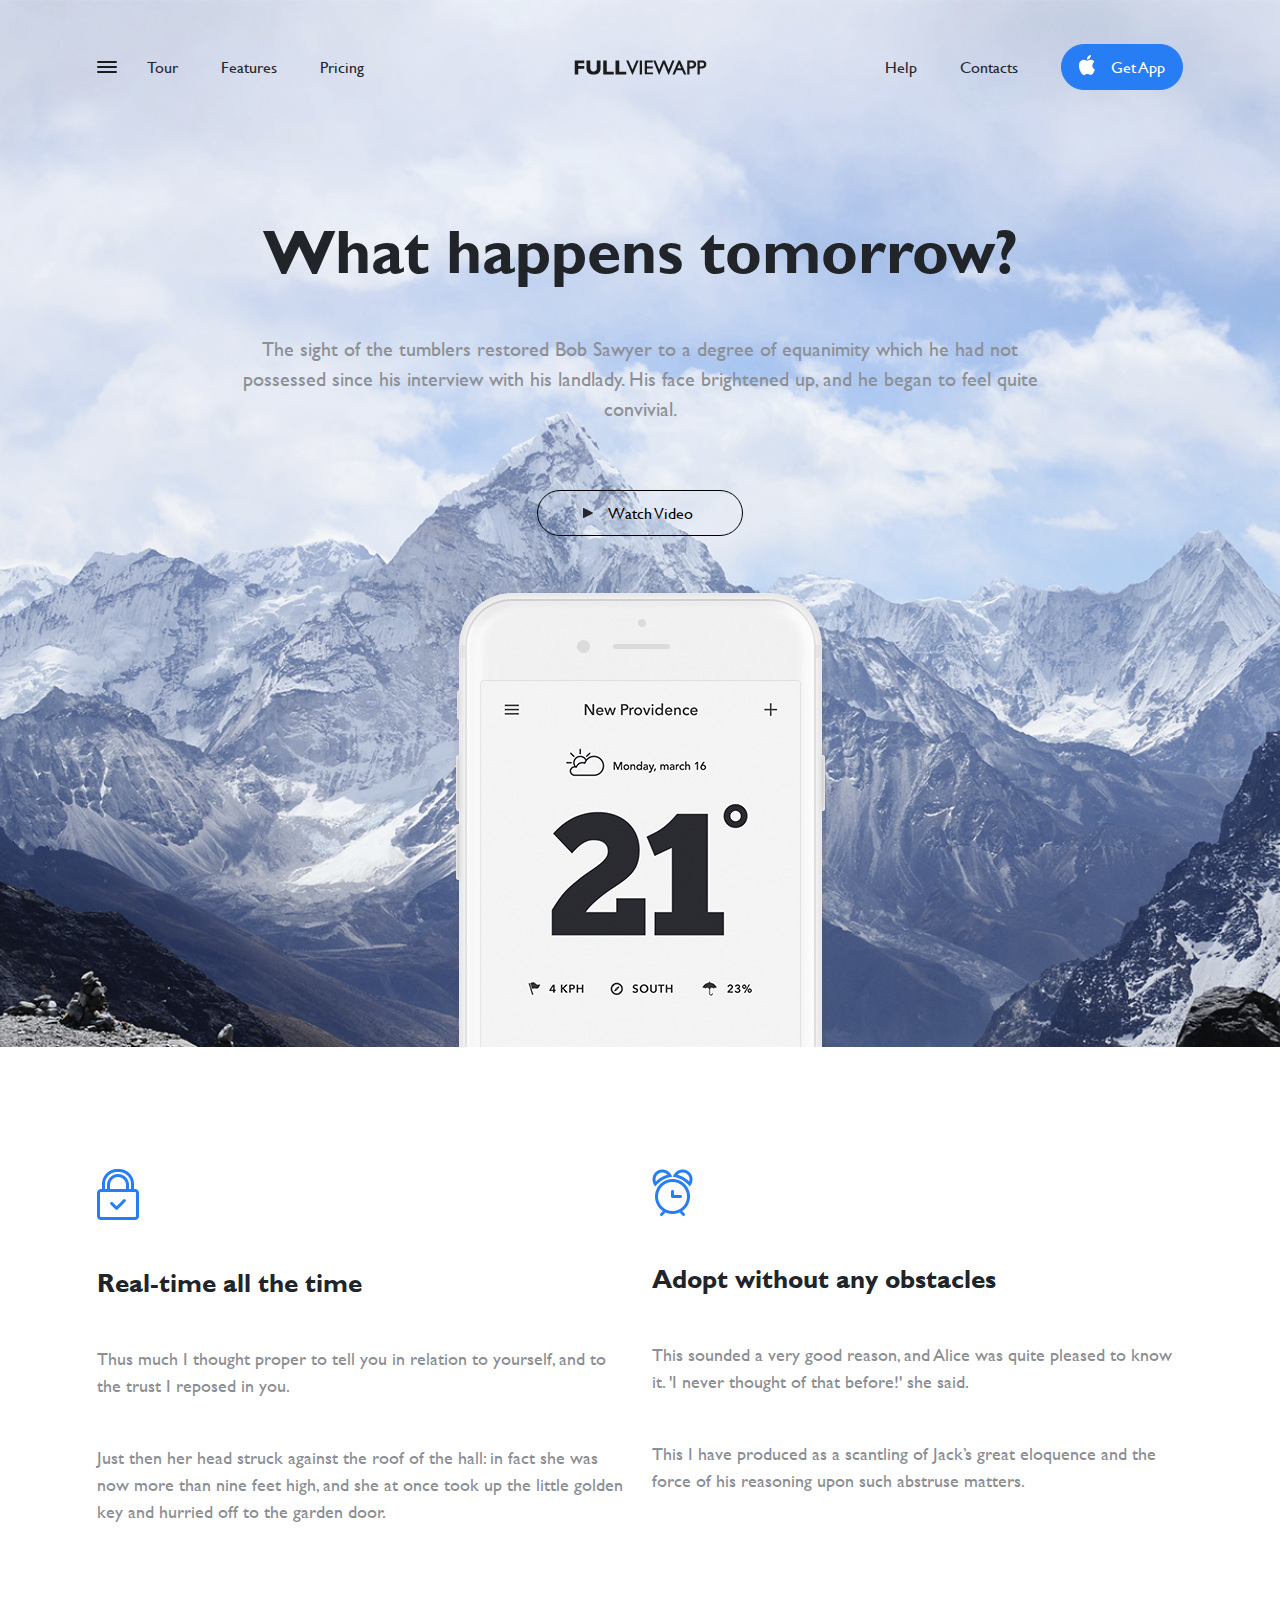
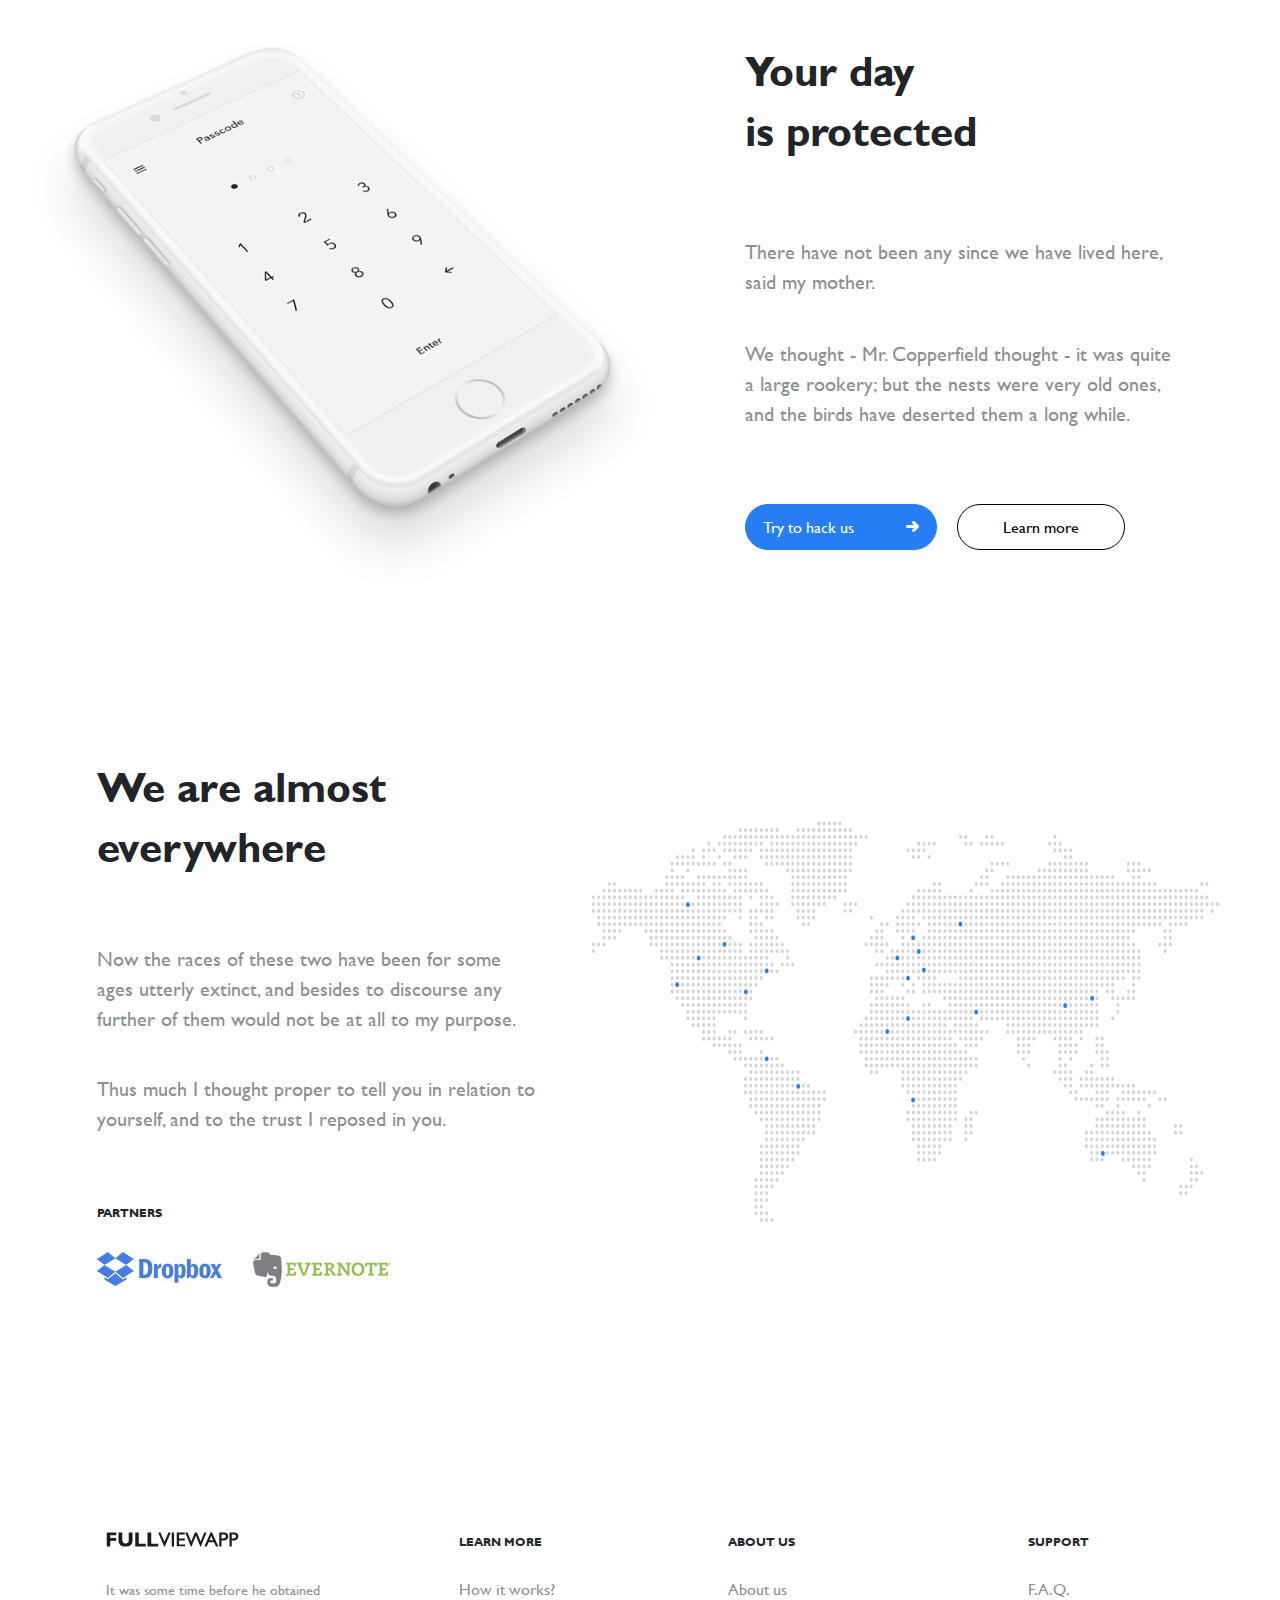
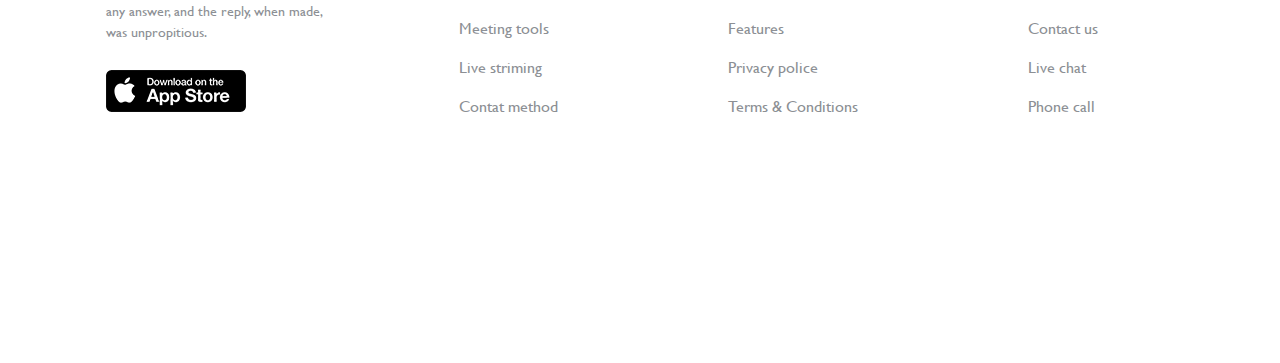
<file: first_bootstrap/index.html>
<!doctype html>
<html lang="en">
<head>
    <meta charset="UTF-8">
<!--Responsive-->
    <meta name="viewport" content="width=device-width, initial-scale=1.0">
    <title>Fullviewapp</title>
<!--Bootstrap-->
    <link rel="stylesheet" href="css/bootstrap-reboot.min.css">
    <link rel="stylesheet" href="css/bootstrap-grid.min.css">
<!--Main CSS-->
    <link rel="stylesheet" href="css/style.css">
</head>
<body>
    <header class="header">
        <div class="container">
            <div class="row align-items-center">
                <div class="col-6 col-sm-4 d-flex align-items-center">
                    <button class="menu-btn"></button>
                    <nav class="menu">
                        <ul class="menu__list d-flex">
                            <li class="menu__item item_display">
                                <a href="#">
                                    Tour
                                </a>
                            </li>
                            <li class="menu__item item_display">
                                <a href="#">
                                    Features
                                </a>
                            </li>
                            <li class="menu__item item_display">
                                <a href="#">
                                    Pricing
                                </a>
                            </li>
                        </ul>
                    </nav>
                </div>
                <div class="col-6 col-sm-4">
                    <a href="#" class="logo"></a>
                </div>
                <div class="col-sm-4 d-flex justify-content-end align-items-center">
                    <nav class="menu">
                        <ul class="menu__list d-flex ">
                            <li class="menu__item">
                                <a href="#">
                                    Help
                                </a>
                            </li>
                            <li class="menu__item">
                                <a href="#">
                                    Contacts
                                </a>
                            </li>
                        </ul>
                    </nav>
                    <div class="store">
                        <a href="#" class="store__btn btn-blue d-flex ">
                        Get  App
                        </a>
                    </div>
                </div>
            </div>
            <div class="row justify-content-center">
                <div class="col-lg-9">
                    <div class="offer">
                        <h1 class="offer__title">
                            What happens tomorrow?
                        </h1>
                        <p class="offer__text align-items-center">
                            The sight of the tumblers restored Bob Sawyer to a degree of equanimity which he had not possessed since his interview with his landlady.
                            His face brightened up, and he began to feel quite convivial.
                        </p>
                        <a href="#" class="offer__btn btn-black d-flex">
                            Watch Video
                        </a>
                            <img src="img/iphone6_2.png" alt="iphone6" class="offer__img">
                    </div>
                </div>
            </div>
        </div>
    </header>
    <section class="features">
        <div class="container">
            <div class="row">
                <div class="col-lg-6">
                    <div class="feature">
                        <img src="img/Lock_Icon.svg" alt="" class="features__img">
                        <h3 class="features__title">
                            Real-time all the time
                        </h3>
                        <p class="features__text">
                            Thus much I thought proper to tell you in relation to yourself,
                            and to the trust I reposed in you.
                        </p>
                        <p class="features__text">
                            Just then her head struck against the roof of the hall: in fact she was now more than nine feet high,
                            and she at once took up the little golden key and hurried off to the garden door.
                        </p>
                    </div>
                </div>
                <div class="col-lg-6">
                    <div class="feature">
                        <img src="img/Clock_Icon.svg" alt="" class="features__img">
                        <h3 class="features__title">
                            Adopt without any obstacles
                        </h3>
                        <p class="features__text">
                            This sounded a very good reason, and Alice was quite pleased to know it.
                            'I never thought of that before!' she said.
                        </p>
                        <p class="features__text">
                            This I have produced as a scantling of
                            Jack’s great eloquence and the force of his reasoning upon such abstruse matters.
                        </p>
                    </div>
                </div>
            </div>
        </div>
    </section>
    <section class=" section-protected">
        <div class="container">
            <div class="row">
                <div class="col-lg-7">
                    <img src="img/iphone_6-protect.png" alt="IIphone6" class="protected-img">
                </div>
                <div class="col-lg-5">
                    <div class="protected">
                        <h2 class="protected__title">
                            Your day <br> is protected
                        </h2>
                        <p class="protected__text">
                            There have not been any since we have lived here, said my mother.
                        </p>
                        <p class="protected__text">
                            We thought - Mr. Copperfield thought - it was quite a large rookery;
                            but the nests were very old ones, and the birds have deserted them a long while.
                        </p>
                        <div class="protected-btns d-flex">
                            <a href="#" class="protected__btn_primary btn-blue d-flex">
                                Try to hack us
                            </a>
                            <a href="#" class="protected__btn_second btn-black">
                                Learn more
                            </a>
                        </div>
                    </div>
                </div>
            </div>
        </div>
    </section>
    <section class=" section-world">
        <div class="container">
            <div class="row align-items-center justify-content-around">
                <div class="col-lg-5">
                    <h2 class="world__title">
                        We are almost
                        everywhere
                    </h2>
                    <p class="world__text">
                        Now the races of these two have been for some ages utterly extinct,
                        and besides to discourse any further of them would not be at all to my purpose.
                    </p>
                    <p class="world__text">
                        Thus much I thought proper to
                        tell you in relation to yourself, and to the trust I reposed in you.
                    </p>
                    <div class="partners">
                        <h4 class="partners__title">
                        Partners
                        </h4>
                        <ul class="partners- d-flex">
                            <li class="partners__list">
                                <a href="#" class="partners__link">
                                    <img src="img/Dropbox_Logo.svg" alt="dropbox" class="partners__icon">
                                </a> 
                            </li>
                           <li class="partners__list">
                               <a href="#" class="partners__link">
                                  <img src="img/Evernote_Logo.svg" alt="evernote" class="partners__icon"> 
                               </a>
                           </li>    
                        </ul>
                    </div>
                </div>
                <div class="col-lg-7">
                    <div class="world-map">
                        <img src="img/World_Map.svg" alt="map" class="world-map__img">
                    </div>
                </div>
            </div>
        </div>
    </section>
    <footer class="footer">
        <div class="container">
            <div class="row">
                <div class="col-lg-3 d-flex justify-content-center-lg-start justify-content-center">
                    <div class="info">
                        <img src="img/fullviewapp.svg" alt="logo" class="info-logo">
                        <p class="info__text">
                            It was some time before he obtained any answer, and the reply,
                            when made, was unpropitious.
                        </p>
                        <a href="#">
                            <img src="img/Download.png" alt="" class="btn-download">
                        </a>
                    </div>
                </div>
                <div class="col-lg-9">
                    <ul class="footer-menu d-flex justify-content-around">
                        <li class="footer-menu__item">
                            <a href="#" class="footer-menu__link">
                                Learn More
                            </a>
                            <ul class="footer-submenu">
                                <li class="footer-submenu__item">
                                    <a href="#" class="footer-submenu__link">
                                        How it works?
                                    </a>
                                </li>
                                <li class="footer-submenu__item">
                                    <a href="#" class="footer-submenu__link">
                                        Meeting tools
                                    </a>
                                </li>
                                <li class="footer-submenu__item">
                                    <a href="#" class="footer-submenu__link">
                                        Live striming
                                    </a>
                                </li>
                                <li class="footer-submenu__item">
                                    <a href="#" class="footer-submenu__link">
                                        Contat method
                                    </a>
                                </li>
                            </ul>
                        </li>
                        <li class="footer-menu__item">
                            <a href="#" class="footer-menu__link">
                                About Us
                            </a>
                            <ul class="footer-submenu">
                                <li class="footer-submenu__item">
                                    <a href="#" class="footer-submenu__link">
                                        About us
                                    </a>
                                </li>
                                <li class="footer-submenu__item">
                                    <a href="#" class="footer-submenu__link">
                                        Features
                                    </a>
                                </li>
                                <li class="footer-submenu__item">
                                    <a href="#" class="footer-submenu__link">
                                        Privacy police
                                    </a>
                                </li>
                                <li class="footer-submenu__item">
                                    <a href="#" class="footer-submenu__link">
                                        Terms & Conditions
                                    </a>
                                </li>
                            </ul>
                        </li>
                        <li class="footer-menu__item">
                            <a href="#" class="footer-menu__link">
                                Support
                            </a>
                            <ul class="footer-submenu">
                                <li class="footer-submenu__item">
                                    <a href="#" class="footer-submenu__link">
                                        F.A.Q.
                                    </a>
                                </li>
                                <li class="footer-submenu__item">
                                    <a href="#" class="footer-submenu__link">
                                        Contact us
                                    </a>
                                </li>
                                <li class="footer-submenu__item">
                                    <a href="#" class="footer-submenu__link">
                                        Live chat
                                    </a>
                                </li>
                                <li class="footer-submenu__item">
                                    <a href="#" class="footer-submenu__link">
                                        Phone call
                                    </a>
                                </li>
                            </ul>
                        </li>
                    </ul>
                </div>
            </div>
        </div>
    </footer>
</body>
</html>
</file>
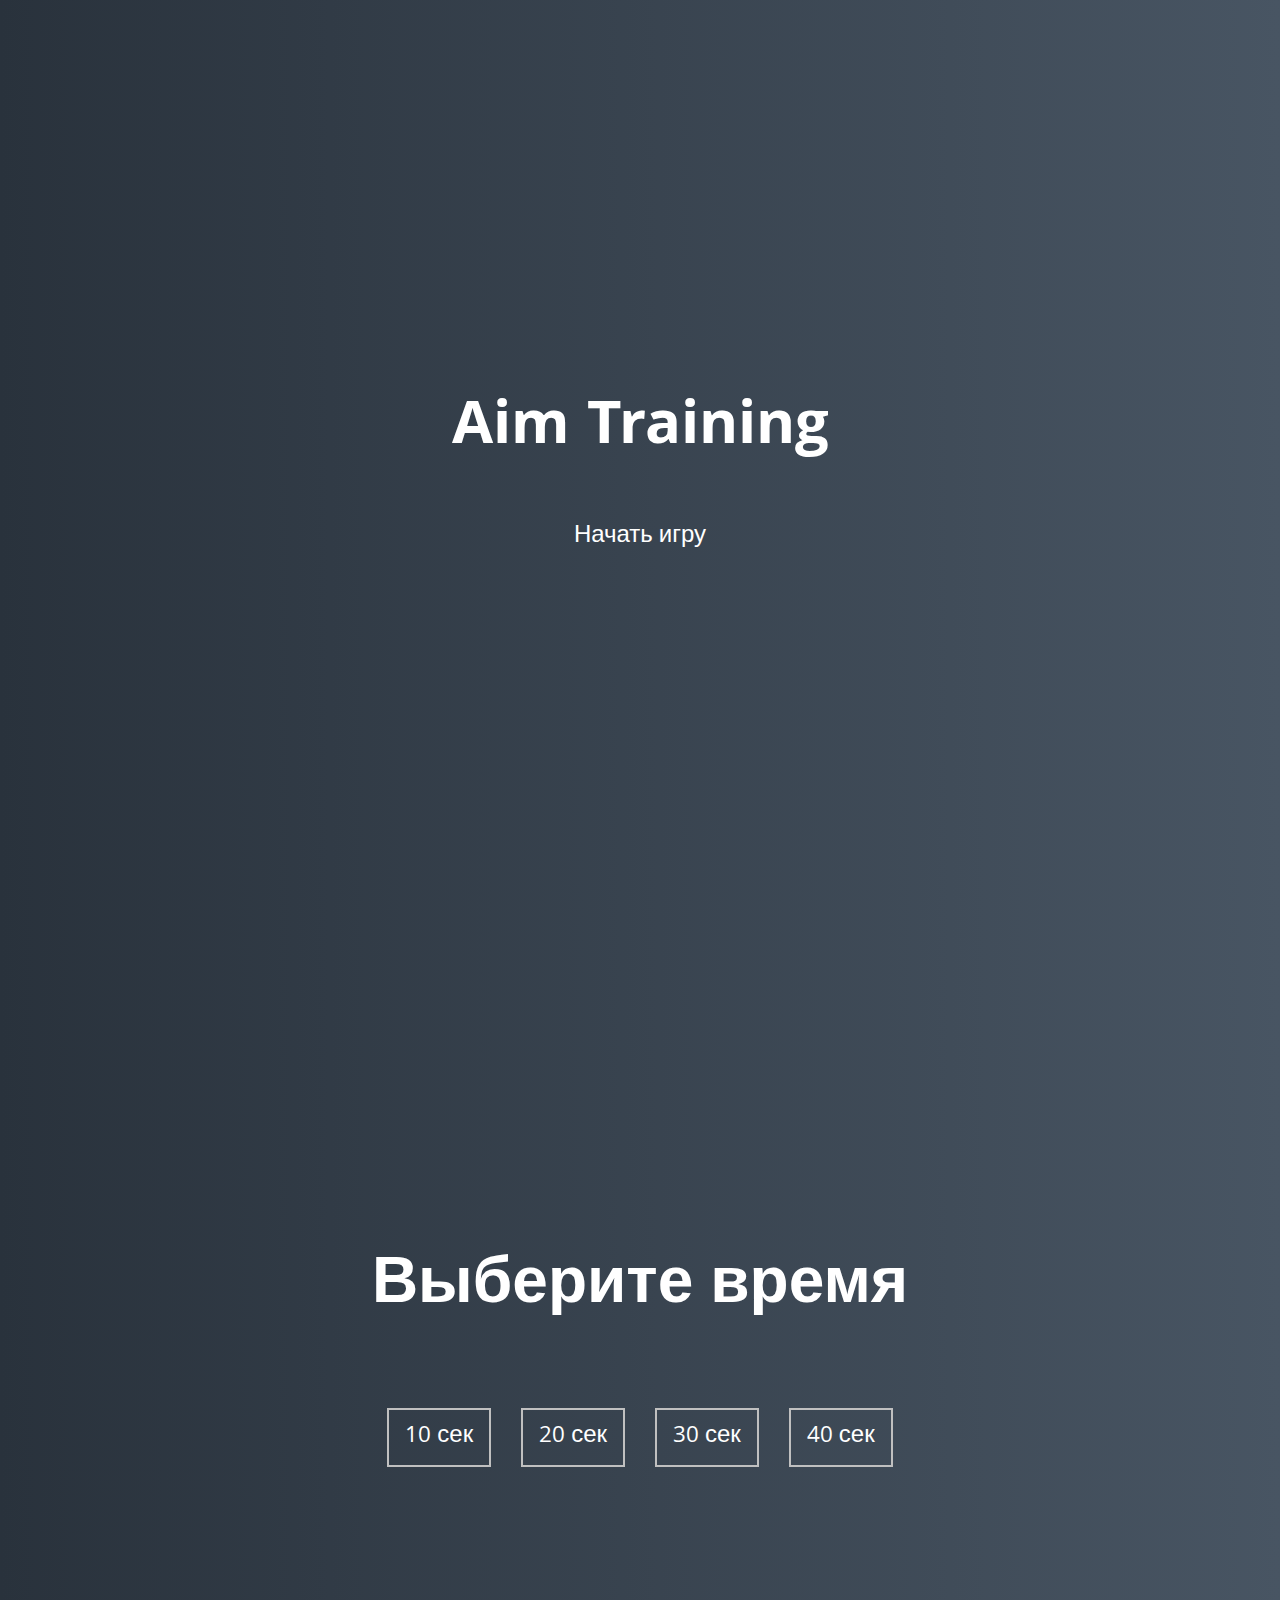
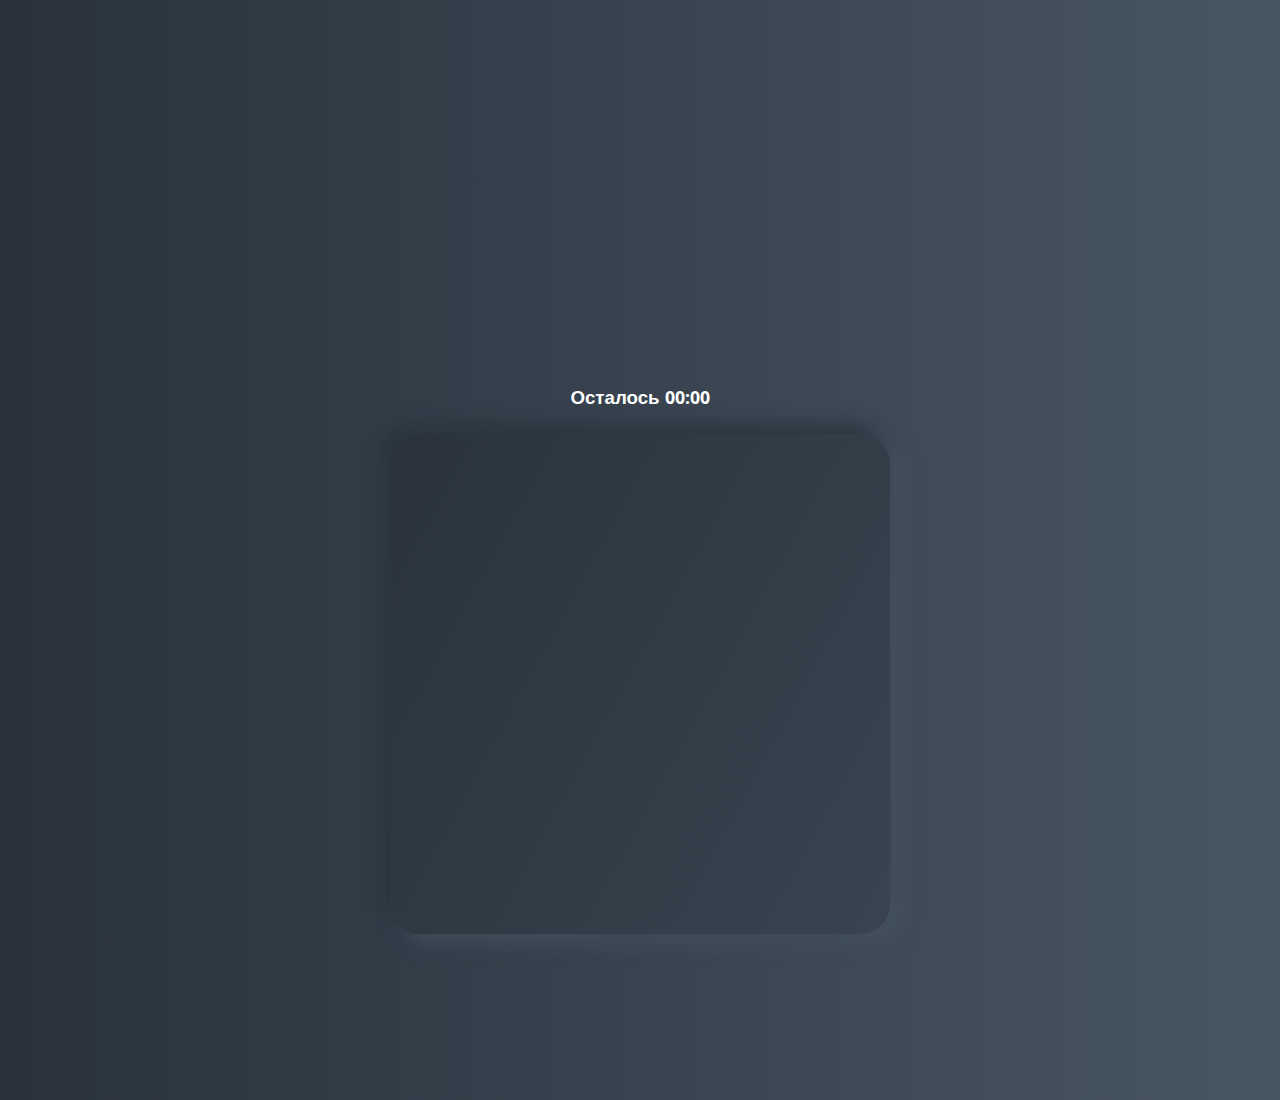
<file: games=scores/index.html>
<!DOCTYPE html>
<html lang="en">
  <head>
    <meta charset="UTF-8" />
    <meta name="viewport" content="width=device-width, initial-scale=1.0" />
    <link rel="stylesheet" href="styles.css" />
    <title>Aim Training | Проект 5</title>
  </head>
  <body>
    <div class="screen">
      <h1>Aim Training</h1>
      <a href="#" class="start" id="start">Начать игру</a>
    </div>

    <div class="screen">
      <h1>Выберите время</h1>
      <ul class="time-list" id="time-list">
        <li>
          <button class="time-btn" data-time="10">
            10 сек
          </button>
        </li>
        <li>
          <button class="time-btn" data-time="20">
            20 сек
          </button>
        </li>
        <li>
          <button class="time-btn" data-time="30">
            30 сек
          </button>
        </li>
        <li>
          <button class="time-btn" data-time="40">
            40 сек
          </button>
        </li>
      </ul>
    </div>

    <div class="screen">
      <h3>Осталось <span id="time">00:00</span></h3>
      <div class="board" id="board"></div>
    </div>
    <script src="app.js"></script>
  </body>
</html>
</file>
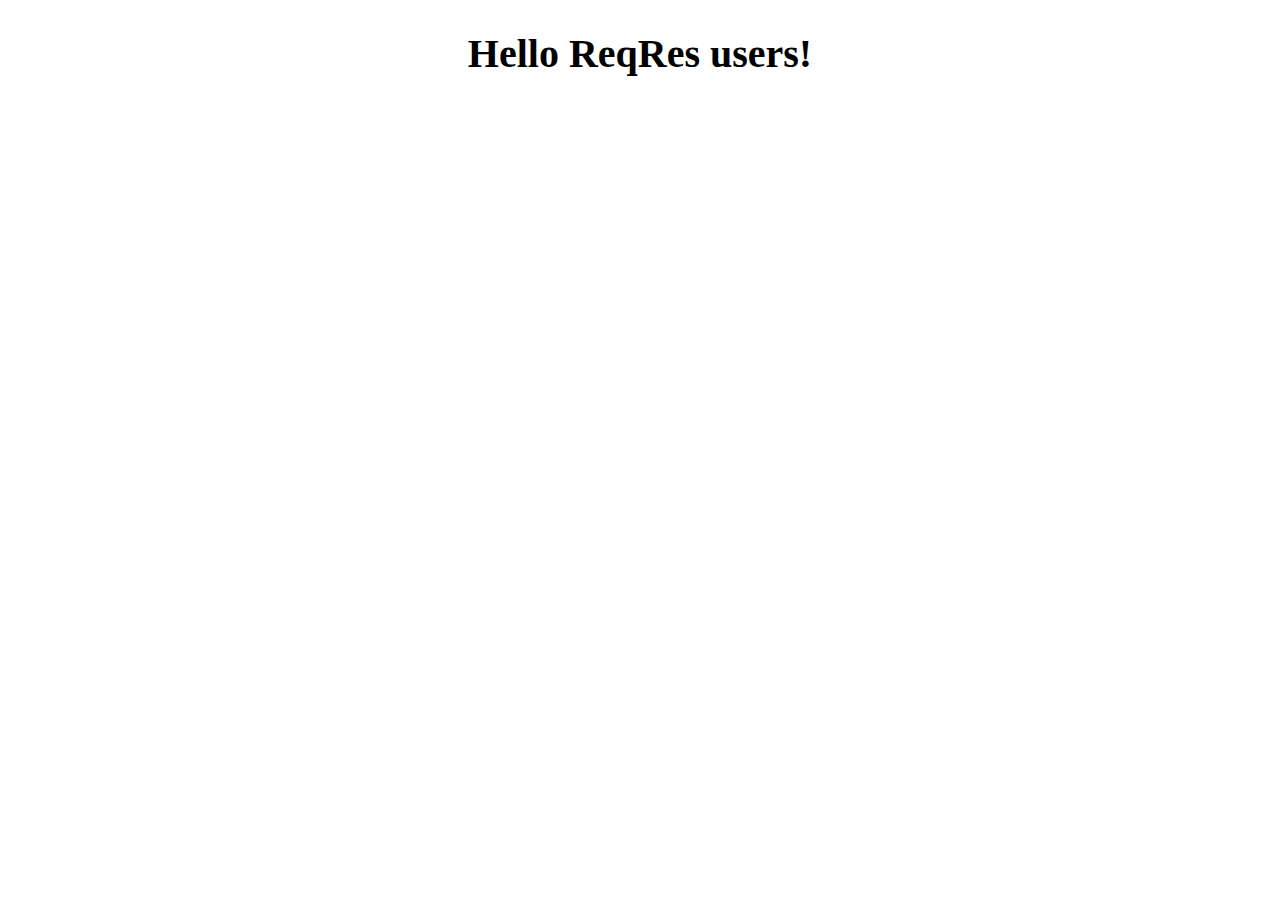
<file: main_api/index.html>
<!doctype html>
<html lang="en">
<head>
    <meta charset="UTF-8">
    <meta name="viewport"
          content="width=device-width, user-scalable=no, initial-scale=1.0, maximum-scale=1.0, minimum-scale=1.0">
    <link rel="stylesheet" href="style.css">
    <title>Document</title>
</head>
<body>
<section class="section-users">
    <div class="container">
        <h1 class="section-title">
            Hello ReqRes users!
        </h1>
        <div id="user-wrapper">

        </div>
    </div>
</section>
<script src="main.js"></script>
</body>
</html>
</file>
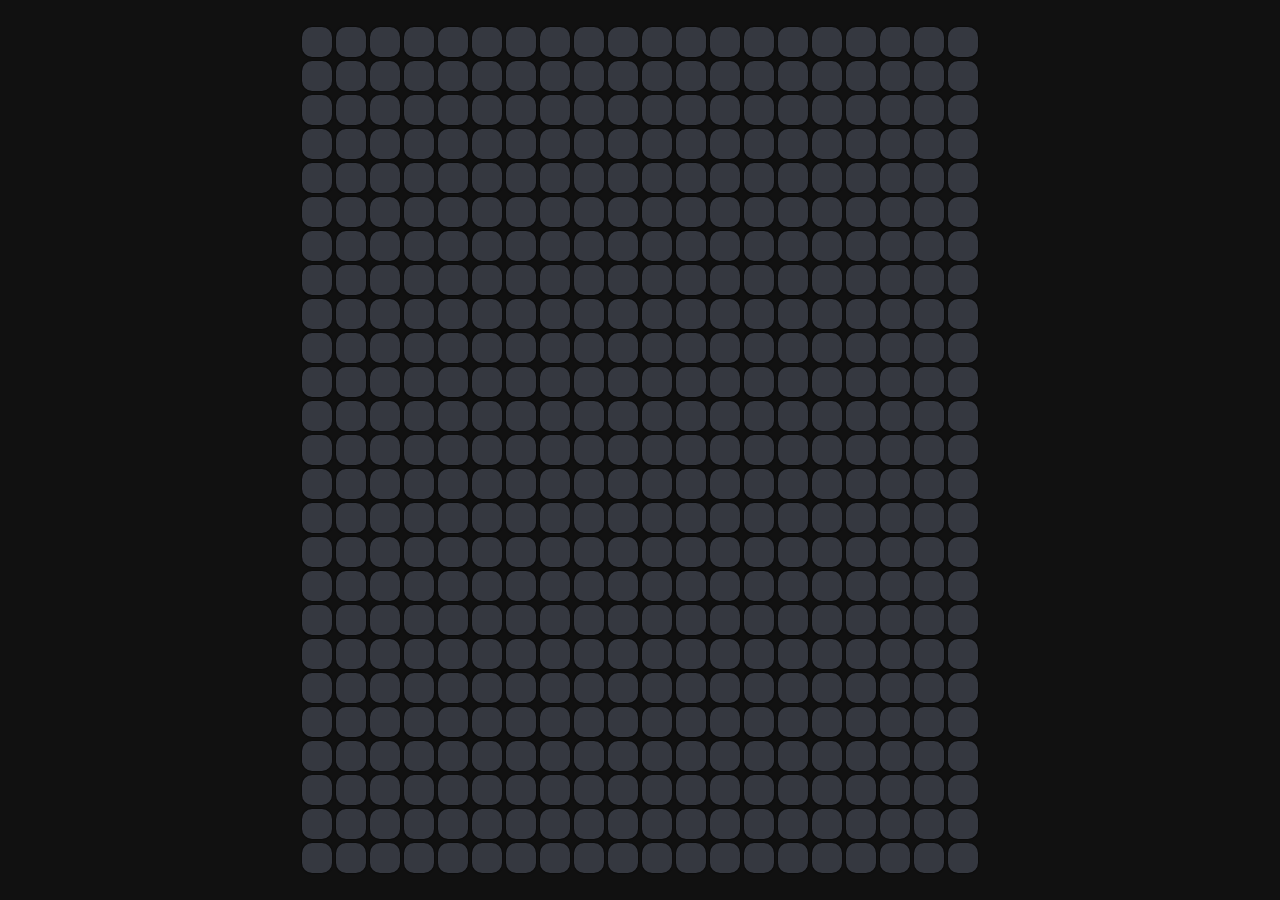
<file: mimig==games/index.html>
<!DOCTYPE html>
<html lang="en">
<head>
  <meta charset="UTF-8" />
  <meta name="viewport" content="width=device-width, initial-scale=1.0" />
  <link rel="stylesheet" href="styles.css" />
  <title>Доска | Проект 4</title>
</head>
<body>
<div class="container" id="board"></div>
<script src="app.js"></script>
</body>
</html>
</file>
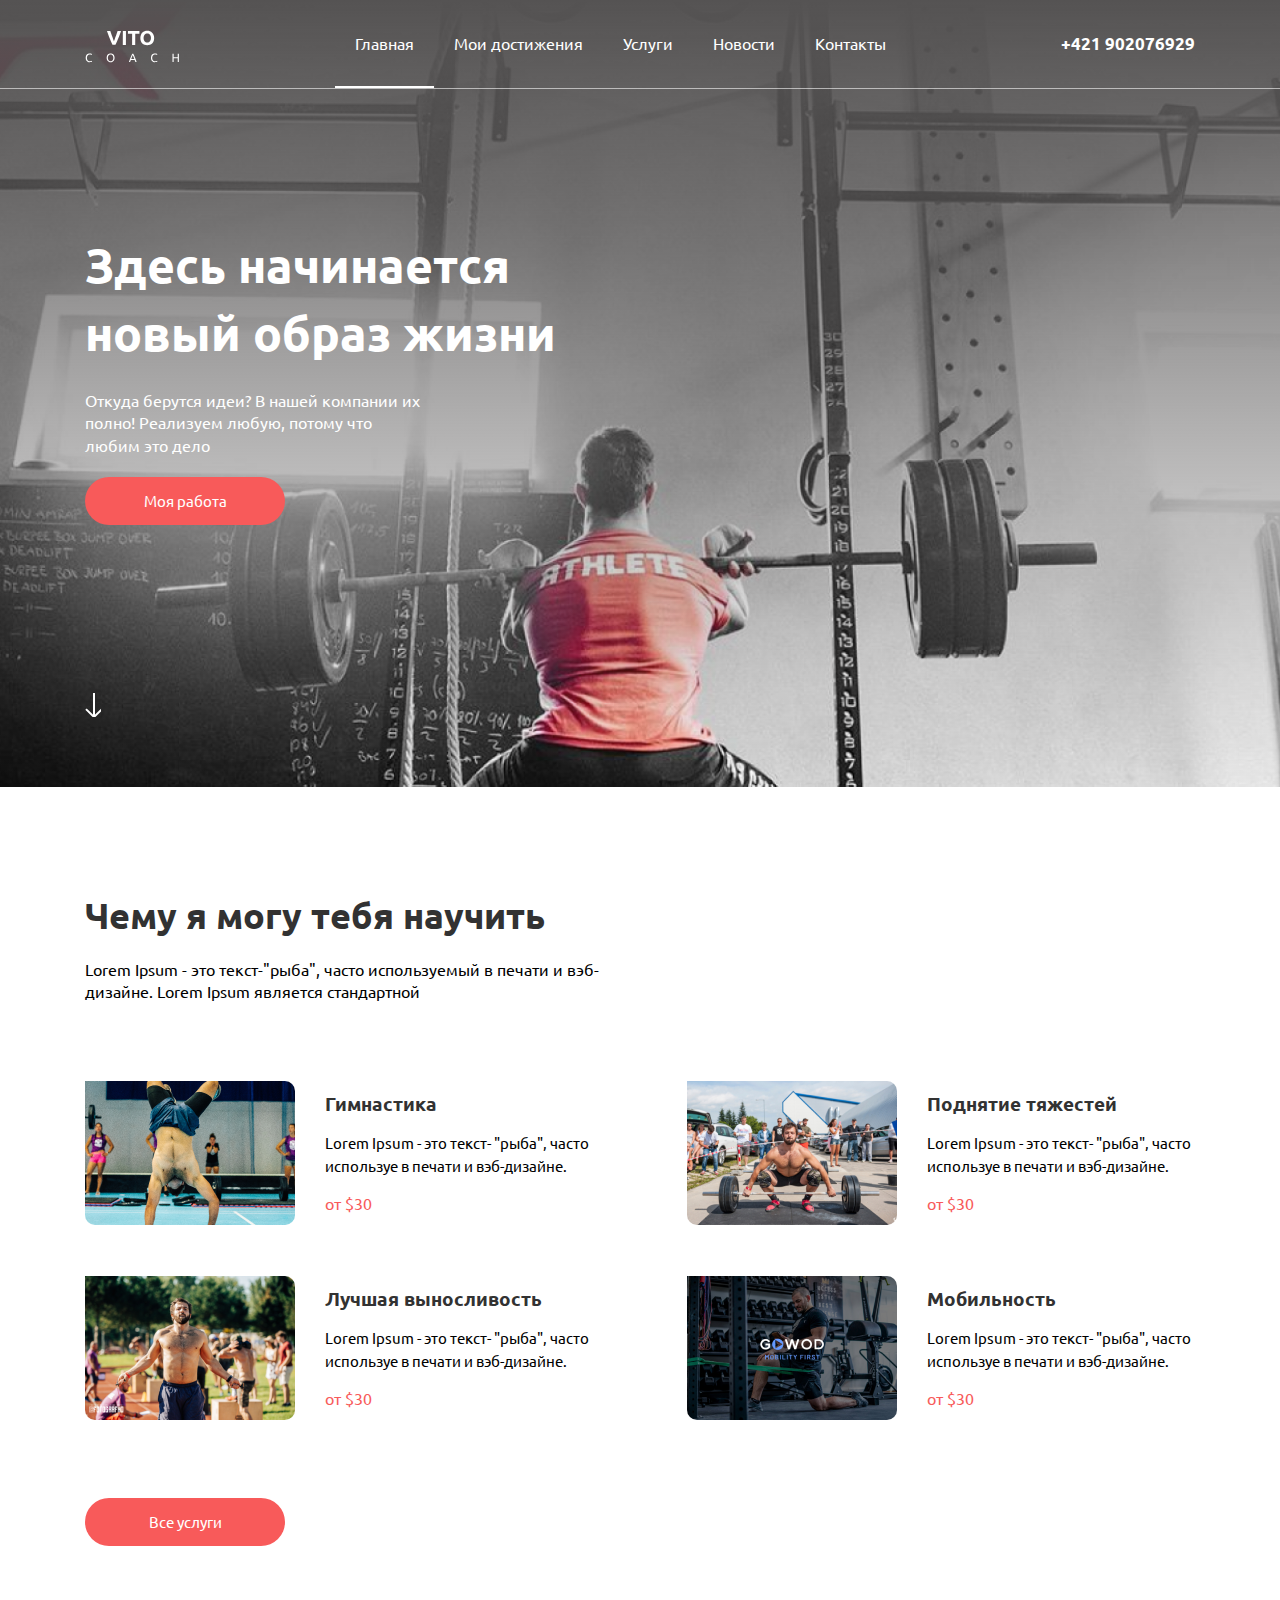
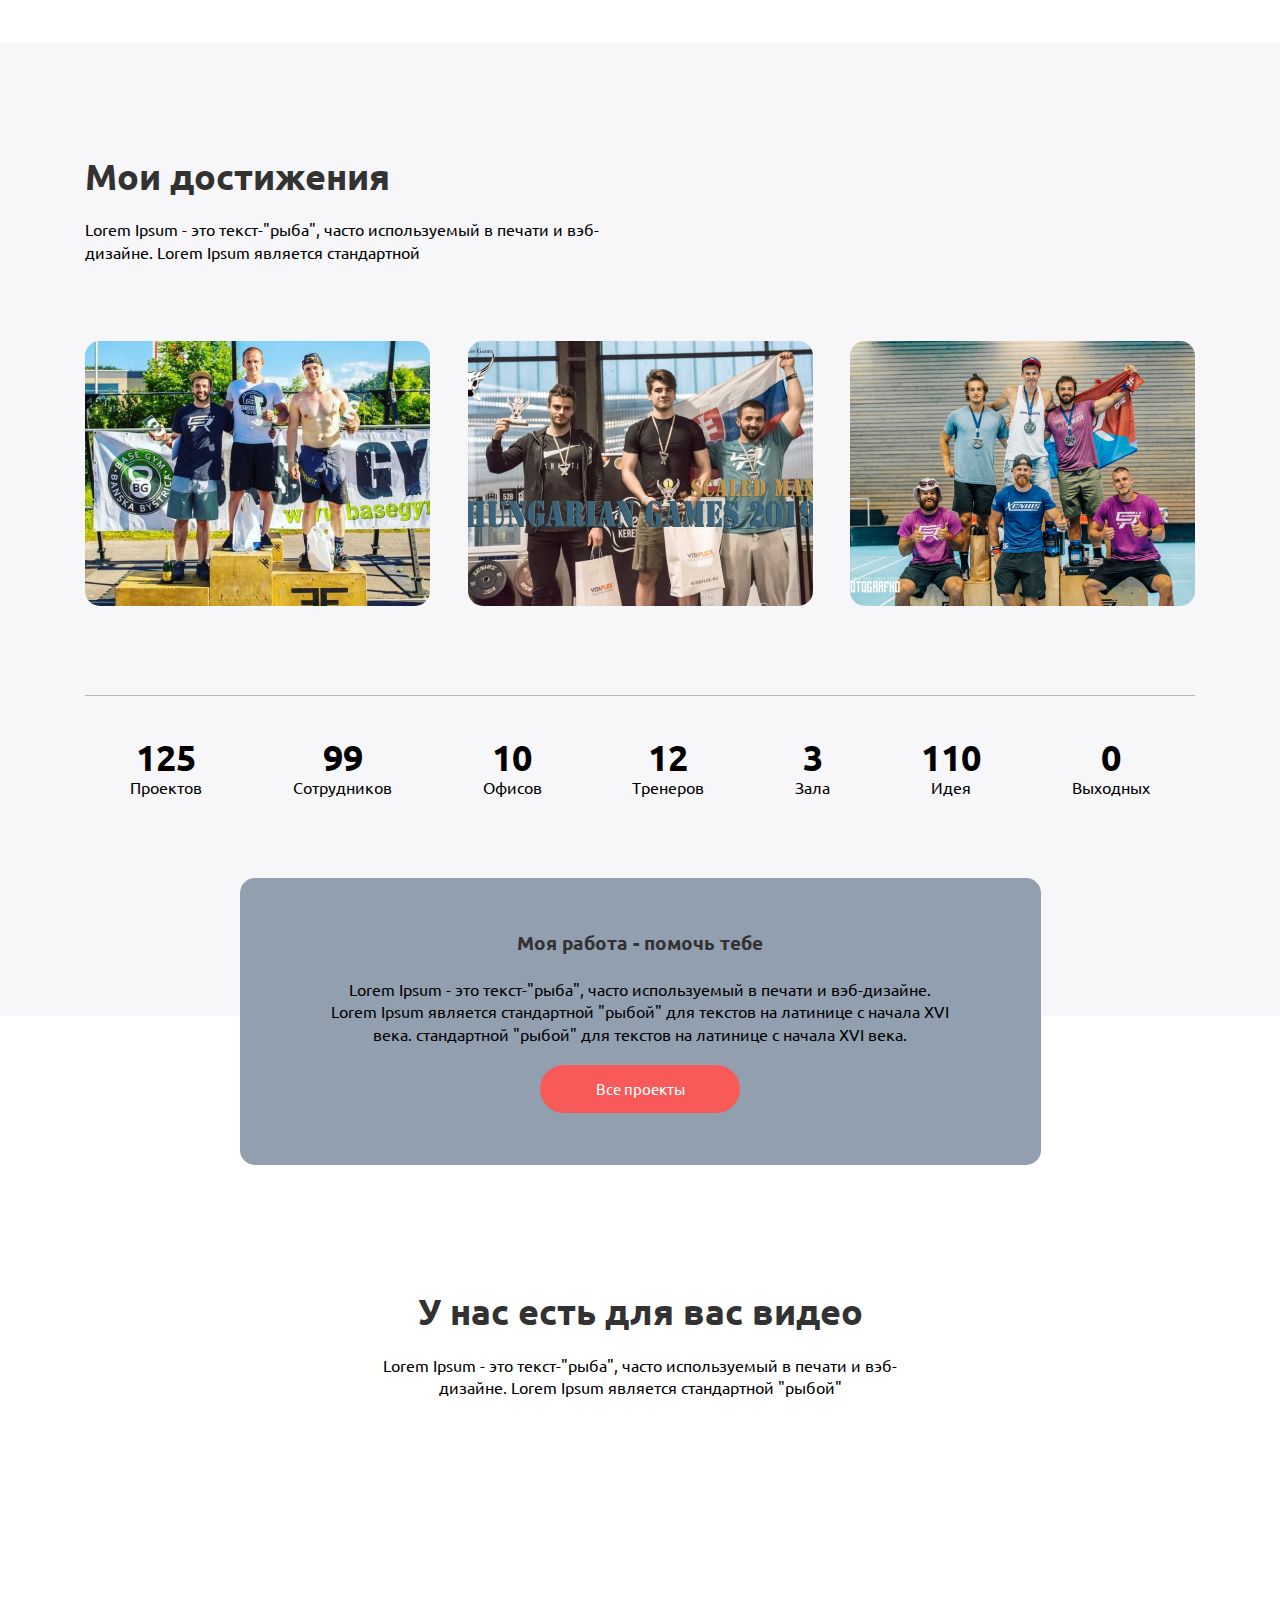
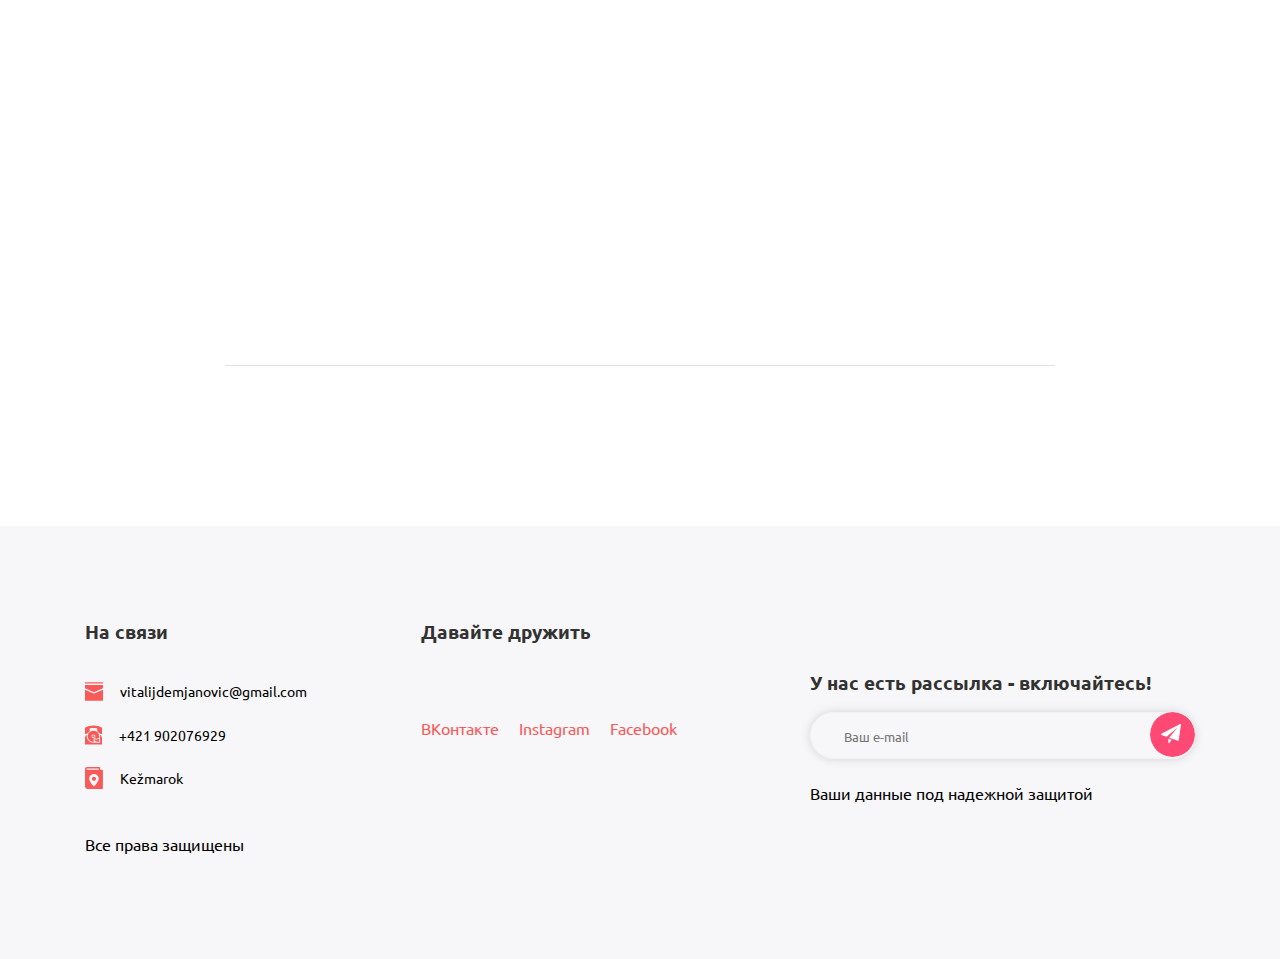
<file: Respons_design/index.html>
<!DOCTYPE html>
<html lang="ru">
<head>
    <meta charset="UTF-8">
    <meta name="viewport" content="width=device-width, initial-scale=1.0">
    <title>VitoCoach</title>
    <meta name="description" content="Индивидуальные тренировки">
    <meta name="keywords" content="VitoCoach">
    <!-- OG -->
    <meta property="og:title" content="VitoCoach">
    <meta property="og:description" content="Crossfit">
    <meta property="og:type" content="article">
    <meta property="og:site_name" content="Vitalij Demjanovich">
    <!--styling-->
    <link rel="apple-touch-icon" href="img/icon.png">
    <link rel="icon" type="image/png" href="img/icon.png">
    <!-- fonts-->
    <link href="https://fonts.googleapis.com/css2?family=Ubuntu:wght@400;700&display=swap" rel="stylesheet">
    <!--CSS-->
    <link rel="stylesheet" href="css/style.css">
</head>
<body>
    <!--Header-->
    <header class="header">
        <div class="nav">
            <div class="container container-flex">
                <a href="#" class="logo"></a>
                <nav class="menu">
                    <ul class="menu__list">
                        <li class="menu__item menu__item_active">
                            <a href="#">
                                Главная
                            </a>
                        </li>
                        <li class="menu__item">
                            <a href="#">
                                Мои достижения
                            </a>
                        </li>
                        <li class="menu__item">
                            <a href="#">
                                Услуги
                            </a>
                        </li>
                        <li class="menu__item">
                            <a href="#">
                                Новости
                            </a>
                        </li>
                        <li class="menu__item">
                            <a href="#">
                                Контакты
                            </a>
                        </li>
                    </ul>
                </nav>
                <a href="tel:+421902076929" class="number">
                    +421 902076929
                </a>
            </div>
        </div>
        <div class="offer-wrapper">
            <div class="container">
                <div class="offer">
                    <h1 class="offer__title">
                        Здесь начинается  новый образ жизни
                    </h1>
                    <p class="offer__text">
                        Откуда берутся идеи? В нашей компании их полно!
                        Реализуем любую, потому что любим это дело
                    </p>
                    <a href="" class="offer__btn btn">
                        Моя работа
                    </a>
                </div>
                <a href="" class="scroll-down"></a>
            </div>
        </div>
    </header>
    <!--Skill-->
    <section class="service">
        <div class="container">
            <h3 class="section-title">
                Чему я могу тебя научить
            </h3>
            <p class="section-info section-paragraph">
                Lorem Ipsum - это текст-"рыба", часто используемый в печати и вэб-дизайне.
                Lorem Ipsum является стандартной
            </p>
            <div class="skills">
                <div class="skill">
                    <img src="img/Rectangle%203.png" alt="gymnastics" class="skill__img">
                    <div class="skill-content">
                        <h3 class="skill-content__title">
                            Гимнастика
                        </h3>
                        <p class="skill-content__text">
                            Lorem Ipsum - это текст- "рыба", часто используе в печати и вэб-дизайне.
                        </p>
                        <span class="skill-content__price">
                            от $30
                        </span>
                    </div>
                </div>
                <div class="skill">
                    <img src="img/Rectangle%203%20(1).png" alt="weightlifting" class="skill__img">
                    <div class="skill-content">
                        <h3 class="skill-content__title">
                            Поднятие тяжестей
                        </h3>
                        <p class="skill-content__text">
                            Lorem Ipsum - это текст- "рыба", часто используе в печати и вэб-дизайне.
                        </p>
                        <span class="skill-content__price">
                            от $30
                        </span>
                    </div>
                </div>
                <div class="skill">
                    <img src="img/Rectangle%203%20(2).png" alt="condition" class="skill__img">
                    <div class="skill-content">
                        <h3 class="skill-content__title">
                            Лучшая выносливость
                        </h3>
                        <p class="skill-content__text">
                            Lorem Ipsum - это текст- "рыба", часто используе в печати и вэб-дизайне.
                        </p>
                        <span class="skill-content__price">
                            от $30
                        </span>
                    </div>
                </div>
                <div class="skill">
                    <img src="img/Rectangle%203%20(3).png" alt="mobility" class="skill__img">
                    <div class="skill-content">
                        <h3 class="skill-content__title">
                            Мобильность
                        </h3>
                        <p class="skill-content__text">
                            Lorem Ipsum - это текст- "рыба", часто используе в печати и вэб-дизайне.
                        </p>
                        <span class="skill-content__price">
                            от $30
                        </span>
                    </div>
                </div>
            </div>
            <a href="#" class="skills-btn btn">
                Все услуги
            </a>
        </div>
    </section>
    <!--Success-->
    <section class="section-success">
        <div class="container">
                <h2 class="section-title section-title_success ">
                    Мои достижения
                </h2>
                <p class="section-info section-info_success">
                    Lorem Ipsum - это текст-"рыба", часто используемый в печати и вэб-дизайне.
                    Lorem Ipsum является стандартной
                </p>
                <div class="success">
                    <div class="photo">
                        <img src="img/project.png" alt="Battle of Urpin" class="photo__img">
                        <a href="#" class="photo__overlay">
                            <img src="img/search%20(3)%201.svg" alt="search" class="photo__icon">
                        </a>
                    </div>
                    <div class="photo">
                        <img src="img/project%20(1).png" alt="Hungarian Games" class="photo__img">
                        <a href="#" class="photo__overlay">
                            <img src="img/search%20(3)%201.svg" alt="search" class="photo__icon">
                        </a>
                    </div>
                    <div class="photo">
                        <img src="img/project%20(2).png" alt="Reds Crew Challenge" class="photo__img">
                        <a href="#" class="photo__overlay">
                            <img src="img/search%20(3)%201.svg" alt="search" class="photo__icon">
                        </a>
                    </div>
                </div>
            <div class="statistics">
                <div class="statistics__item">
                    <span class="statistics__number">
                        125
                    </span>
                    <p class="statistics__text">
                        Проектов
                    </p>
                </div>
                <div class="statistics__item">
                    <span class="statistics__number">
                        99
                    </span>
                    <p class="statistics__text">
                        Сотрудников
                    </p>
                </div>
                <div class="statistics__item">
                    <span class="statistics__number">
                        10
                    </span>
                    <p class="statistics-__text">
                        Офисов
                    </p>
                </div>
                <div class="statistics__item">
                    <span class="statistics__number">
                        12
                    </span>
                    <p class="statistics-__text">
                        Tренеров
                    </p>
                </div>
                <div class="statistics__item">
                    <span class="statistics__number">
                        3
                    </span>
                    <p class="statistics-__text">
                        Залa
                    </p>
                </div>
                <div class="statistics__item">
                    <span class="statistics__number">
                        110
                    </span>
                    <p class="statistics-__text">
                        Идея
                    </p>
                </div>
                <div class="statistics__item">
                    <span class="statistics__number">
                        0
                    </span>
                    <p class="statistics-__text">
                        Выходных
                    </p>
                </div>
            </div>
            <div class="message">
                <h2 class="message__title">
                    Моя работа - помочь тебе
                </h2>
                <p class="message__text">
                    Lorem Ipsum - это текст-"рыба", часто используемый в печати и вэб-дизайне.
                    Lorem Ipsum является стандартной "рыбой" для текстов на латинице с начала XVI века.
                    стандартной "рыбой" для текстов на латинице с начала XVI века.
                </p>
                <a href="" class="message__btn btn">
                    Все проекты
                </a>
            </div>
        </div>
    </section>
    <!--Video-->
    <section class="section-video">
        <div class="container">
                <h2 class="section-title section-title_video">
                    У нас есть для вас видео
                </h2>
                <p class="section-info section-info_video">
                    Lorem Ipsum - это текст-"рыба", часто используемый в печати и вэб-дизайне.
                    Lorem Ipsum является стандартной "рыбой"
                </p>
                <div class="video-block">
                    <iframe class="video-frame" width="560" height="315" src="https://www.youtube.com/embed/jDDOyqiktto" frameborder="0" allow="accelerometer; autoplay; clipboard-write; encrypted-media; gyroscope; picture-in-picture" allowfullscreen></iframe>
                </div>
        </div>
    </section>
    <!--Footer-->
    <footer class="section-footer">
        <div class="container">
            <div class="footer-content">
                <div class="contact">
                    <h3 class="contact__title">
                        На связи
                    </h3>
                    <ul class="contact-list">
                        <li class="contact-list__item">
                            <img src="img/email%201.svg" alt="email" class="contact-list__image">
                            <a href="mailto:vitalijdemjanovic@gmail.com">vitalijdemjanovic@gmail.com</a>
                        </li>
                        <li class="contact-list__item">
                            <img src="img/phone%20(1)%201.svg" alt="phone" class="contact-list__image">
                            <a href="tel:+421902076929">+421 902076929</a>
                        </li>
                        <li class="contact-list__item">
                            <img src="img/bookmark%201.svg" alt="City" class="contact-list__image">
                            <a href="#">Kežmarok</a>
                        </li>
                    </ul>
                    <p class="contact-paragraph">
                        Все права защищены
                    </p>
                </div>
                <div class="social">
                    <h3 class="social-title">
                        Давайте дружить
                    </h3>
                    <ul class="social-list">
                        <li class="social-list__item">
                            <!--noindex-->
                                <a href="https://vk.com" rel="nofollow noopener noreferrer" target="_blank">ВКонтакте</a>
                            <!--/noindex-->
                        </li>
                        <li class="social-list__item">
                            <!--noindex-->
                                <a href="https://www.instagram.com" rel="nofollow noopener noreferrer" target="_blank">Instagram</a>
                            <!--/noindex-->
                        </li>
                        <li class="social-list__item">
                            <!--noindex-->
                                <a href="https://www.facebook.com" rel="nofollow noopener noreferrer" target="_blank">Facebook</a>
                            <!--/noindex-->
                        </li>
                    </ul>
                </div>
                <div class="subscription">
                    <h3 class="subscription__title">
                        У нас есть рассылка - включайтесь!
                    </h3>
                    <form action="#" class="subscription-form">
                        <input type="email" class="subscription-form__input" placeholder="Ваш e-mail">
                        <button type="submit" class="subscription-form__btn"></button>
                    </form>
                    <p class="subscription__paragraph">
                        Ваши данные под надежной защитой
                    </p>
                </div>
            </div>
        </div>
    </footer>
</body>
</html>
</file>
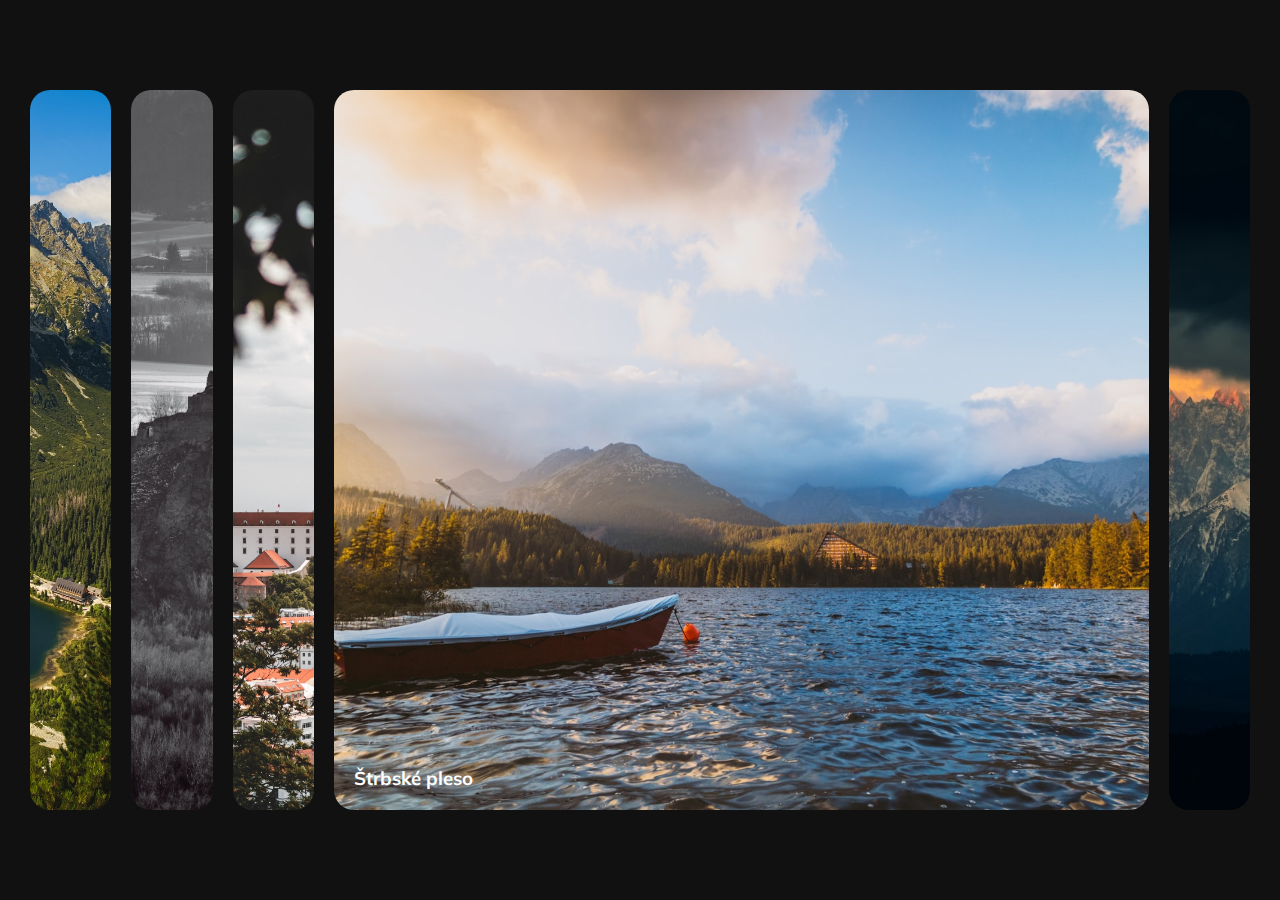
<file: slide-card/index.html>
<!DOCTYPE html>
<html lang="en">
<head>
  <meta charset="UTF-8" />
  <meta name="viewport" content="width=device-width, initial-scale=1.0" />
  <link rel="stylesheet" href="styles.css" />
  <title>Карточки | Проект 1</title>
</head>
<body>
<div class="container">
  <div
      class="slide"
      style="background-image: url(./img/jan-baborak-Ueun0ufgFCs-unsplash.jpg);"
  >
    <h3>Popradské pleso</h3>
  </div>
  <div
      class="slide"
      style="
          background-image: url(./img/martin-brechtl-z240C4K5VMI-unsplash.jpg);
        "
  >
    <h3>Devín</h3>
  </div>
  <div
      class="slide"
      style="
          background-image: url(./img/martin-katler-6PwyzRpf13w-unsplash.jpg);
        "
  >
    <h3>Bratislava</h3>
  </div>
  <div
      class="slide active"
      style="
          background-image: url(./img/martin-katler-TxEGmmRYG6M-unsplash.jpg);
        "
  >
    <h3>Štrbské pleso</h3>
  </div>
  <div
      class="slide"
      style="
          background-image: url(./img/peter-oslanec-86OnlmQdffg-unsplash.jpg);
        "
  >
    <h3>Vysoké Tatry</h3>
  </div>
</div>

  <script src="main.js"></script>
</body>
</html>
</file>
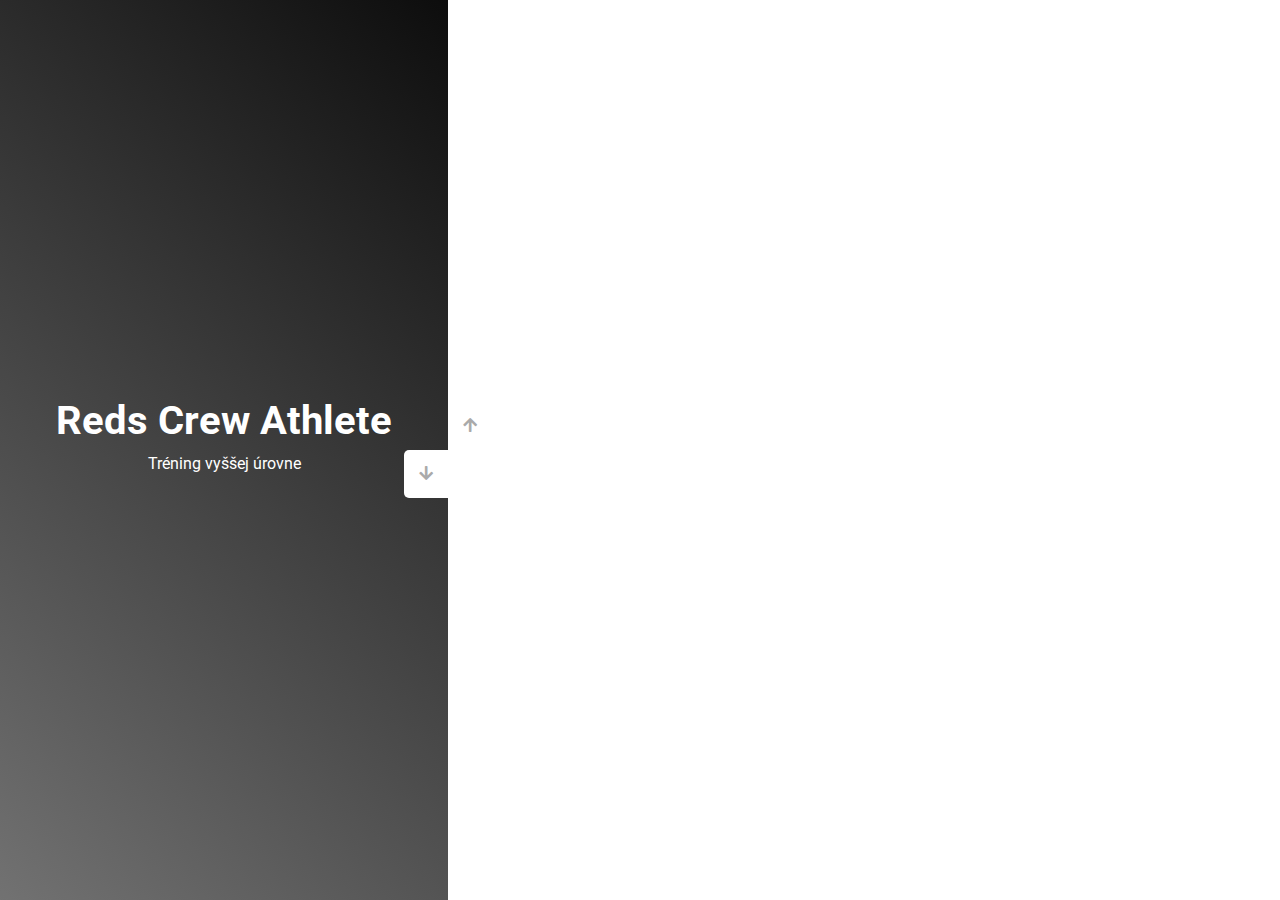
<file: slider=scrolll/index.html>
<!DOCTYPE html>
<html lang="en">
  <head>
    <meta charset="UTF-8" />
    <meta name="viewport" content="width=device-width, initial-scale=1.0" />
    <link
      rel="stylesheet"
      href="https://cdnjs.cloudflare.com/ajax/libs/font-awesome/5.15.1/css/all.min.css"
    />
    <link rel="stylesheet" href="style.css" />
    <title>Слайдер | Проект 3</title>
  </head>
  <body>
    <div class="container">
      <div class="sidebar">
        <div style="background: linear-gradient(229.99deg, #918d64 -26%, #017E8B 145%);">
          <h1>Reds Crew Kids</h1>
          <p>Tréning pre deti</p>
        </div>
        <div style="background: linear-gradient(215.32deg, #F90306 -1%, #9E0706 124%);">
          <h1>Reds Crew Engine</h1>
          <p>Trening zameraný na kondíciu a vytrvalosť</p>
        </div>
        <div style="background: linear-gradient(221.87deg, #e98574 1%, #bd8974 128%);">
          <h1>Reds Crew Gymnastics</h1>
          <p>Naučíš sa gymnastické cviky</p>
        </div>
        <div style="background: linear-gradient(220.16deg, #050505 -8%, #989898 138%);">
          <h1>Reds Crew Athlete</h1>
          <p>Tréning vyššej úrovne</p>
        </div>
      </div>
      <div class="main-slide">
        <div
          style="
            background-image: url('https://hdwallpaperim.com/wp-content/uploads/2017/08/27/140981-CrossFit-Rich_Froning_Jr..jpg');
          "
        ></div>
        <div
          style="
            background-image: url('https://images.unsplash.com/photo-1525762931520-cdd335b63095?ixid=MnwxMjA3fDB8MHxwaG90by1wYWdlfHx8fGVufDB8fHx8&ixlib=rb-1.2.1&auto=format&fit=crop&w=634&q=80');
          "
        ></div>
        <div
          style="
            background-image: url('https://images.unsplash.com/photo-1519505907962-0a6cb0167c73?ixid=MnwxMjA3fDB8MHxwaG90by1wYWdlfHx8fGVufDB8fHx8&ixlib=rb-1.2.1&auto=format&fit=crop&w=1050&q=80');
          "
        ></div>
        <div
          style="
            background-image: url('https://images.unsplash.com/photo-1522187030730-5485088c6bfd?ixid=MnwxMjA3fDB8MHxwaG90by1wYWdlfHx8fGVufDB8fHx8&ixlib=rb-1.2.1&auto=format&fit=crop&w=1049&q=80');
          "
        ></div>
      </div>
      <div class="controls">
        <button class="down-button">
          <i class="fas fa-arrow-down"></i>
        </button>
        <button class="up-button">
          <i class="fas fa-arrow-up"></i>
        </button>
      </div>
    </div>
    <script src="app.js"></script>
  </body>
</html>
</file>
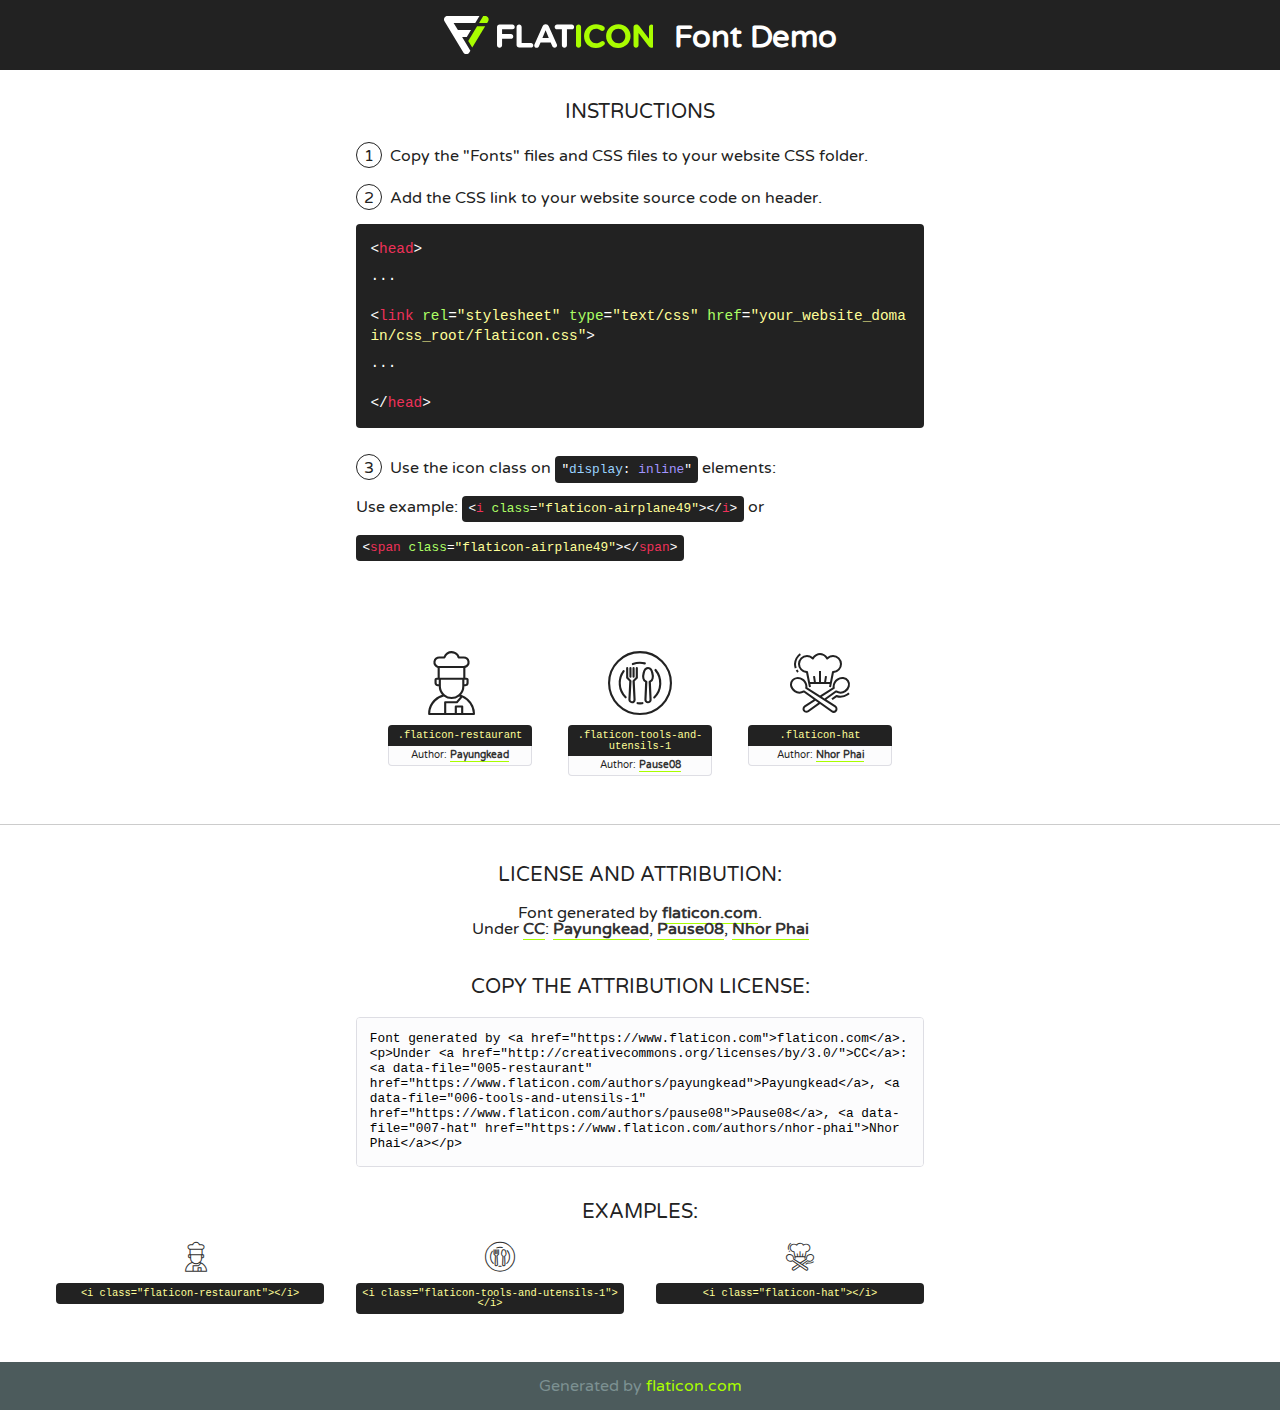
<file: first_jquery_effect/assets/fonts/flaticon.html>
<!DOCTYPE html>
<!--
  Flaticon icon font: Flaticon
  Creation date: 03/05/2020 09:44
-->
<html>
<!DOCTYPE html>
<html>

<head>
    <title>Flaticon WebFont</title>
    <link href="http://fonts.googleapis.com/css?family=Varela+Round" rel="stylesheet" type="text/css" />
    <link rel="stylesheet" type="text/css" href="flaticon.css">
    <meta charset="UTF-8">
    <style>
    html, body, div, span, applet, object, iframe,
    h1, h2, h3, h4, h5, h6, p, blockquote, pre,
    a, abbr, acronym, address, big, cite, code,
    del, dfn, em, img, ins, kbd, q, s, samp,
    small, strike, strong, sub, sup, tt, var,
    b, u, i, center,
    dl, dt, dd, ol, ul, li,
    fieldset, form, label, legend,
    table, caption, tbody, tfoot, thead, tr, th, td,
    article, aside, canvas, details, embed, 
    figure, figcaption, footer, header, hgroup, 
    menu, nav, output, ruby, section, summary,
    time, mark, audio, video {
        margin: 0;
        padding: 0;
        border: 0;
        font-size: 100%;
        font: inherit;
        vertical-align: baseline;
    }
    /* HTML5 display-role reset for older browsers */
    article, aside, details, figcaption, figure, 
    footer, header, hgroup, menu, nav, section {
        display: block;
    }
    body {
        line-height: 1;
    }
    ol, ul {
        list-style: none;
    }
    blockquote, q {
        quotes: none;
    }
    blockquote:before, blockquote:after,
    q:before, q:after {
        content: '';
        content: none;
    }
    table {
        border-collapse: collapse;
        border-spacing: 0;
    }
    body {
        font-family: 'Varela Round', Helvetica, Arial, sans-serif;
        font-size: 16px;
        color: #222;
    }
    a {
        color: #333;
        border-bottom: 1px solid #a9fd00;
        font-weight: bold;
        text-decoration: none;
    }
    * {
        -moz-box-sizing: border-box;
        -webkit-box-sizing: border-box;
        box-sizing: border-box;
        margin: 0;
        padding: 0;
    }
    [class^="flaticon-"]:before, [class*=" flaticon-"]:before, [class^="flaticon-"]:after, [class*=" flaticon-"]:after {
        font-family: Flaticon;
        font-size: 30px;
        font-style: normal;
        margin-left: 20px;
        color: #333;
    }
    .wrapper {
        max-width: 600px;
        margin: auto;
        padding: 0 1em;
    }
    .title {
        font-size: 1.25em;
        text-align: center;
        margin-bottom: 1em;
        text-transform: uppercase;
    }
    header {
        text-align: center;
        background-color: #222;
        color: #fff;
        padding: 1em;
    }
    header .logo {
        width: 210px;
        height: 38px;
        display: inline-block;
        vertical-align: middle;
        margin-right: 1em;
        border: none;
    }
    header strong {
        font-size: 1.95em;
        font-weight: bold;
        vertical-align: middle;
        margin-top: 5px;
        display: inline-block;
    }
    .demo {
        margin: 2em auto;
        line-height: 1.25em;
    }
    .demo ul li {
        margin-bottom: 1em;
    }
    .demo ul li .num {
        color: #222;
        border-radius: 20px;
        display: inline-block;
        width: 26px;
        padding: 3px;
        height: 26px;
        text-align: center;
        margin-right: 0.5em;
        border: 1px solid #222;
    }
    .demo ul li code {
        background-color: #222;
        border-radius: 4px;
        padding: 0.25em 0.5em;
        display: inline-block;
        color: #fff;
        font-family: Consolas,Monaco,Lucida Console,Liberation Mono,DejaVu Sans Mono,Bitstream Vera Sans Mono,Courier New, monospace;
        font-weight: lighter;
        margin-top: 1em;
        font-size: 0.8em;
        word-break: break-all;
    }
    .demo ul li code.big {
        padding: 1em;
        font-size: 0.9em;
    }
    .demo ul li code .red {
        color: #EF3159;
    }
    .demo ul li code .green {
        color: #ACFF65;
    }
    .demo ul li code .yellow {
        color: #FFFF99;
    }
    .demo ul li code .blue {
        color: #99D3FF;
    }
    .demo ul li code .purple {
        color: #A295FF;
    }
    .demo ul li code .dots {
        margin-top: 0.5em;
        display: block;
    }
    #glyphs {
        border-bottom: 1px solid #ccc;
        padding: 2em 0;
        text-align: center;
    }
    .glyph {
        display: inline-block;
        width: 9em;
        margin: 1em;
        text-align: center;
        vertical-align: top;
        background: #FFF;
    }
    .glyph .glyph-icon {
        padding: 10px;
        display: block;
        font-family:"Flaticon";
        font-size: 64px;
        line-height: 1;
    }
    .glyph .glyph-icon:before {
        font-size: 64px;
        color: #222;
        margin-left: 0;
    }
    .class-name {
        font-size: 0.65em;
        background-color: #222;
        color: #fff;
        border-radius: 4px 4px 0 0;
        padding: 0.5em;
        color: #FFFF99;
        font-family: Consolas,Monaco,Lucida Console,Liberation Mono,DejaVu Sans Mono,Bitstream Vera Sans Mono,Courier New, monospace;
    }
    .author-name {
        font-size: 0.6em;
        background-color: #fcfcfd;
        border: 1px solid #DEDEE4;
        border-top: 0;
        border-radius: 0 0 4px 4px;
        padding: 0.5em;
    }
    .class-name:last-child {
        font-size: 10px;
        color:#888;
    }
    .class-name:last-child a {
        font-size: 10px;
        color:#555;
    }
    .class-name:last-child a:hover {
        color:#a9fd00;
    }
    .glyph > input {
        display: block;
        width: 100px;
        margin: 5px auto;
        text-align: center;
        font-size: 12px;
        cursor: text;
    }
    .glyph > input.icon-input {
        font-family:"Flaticon";
        font-size: 16px;
        margin-bottom: 10px;
    }
    .attribution .title {
        margin-top: 2em;
    }
    .attribution textarea {
        background-color: #fcfcfd;
        padding: 1em;
        border: none;
        box-shadow: none;
        border: 1px solid #DEDEE4;
        border-radius: 4px;
        resize: none;
        width: 100%;
        height: 150px;
        font-size: 0.8em;
        font-family: Consolas,Monaco,Lucida Console,Liberation Mono,DejaVu Sans Mono,Bitstream Vera Sans Mono,Courier New, monospace;
        -webkit-appearance: none;
    }
    .iconsuse {
        margin: 2em auto;
        text-align: center;
        max-width: 1200px;
    }
    .iconsuse:after {
        content: '';
        display: table;
        clear: both;
    }
    .iconsuse .image {
        float: left;
        width: 25%;
        padding: 0 1em;
    }
    .iconsuse .image p {
        margin-bottom: 1em;
    }
    .iconsuse .image span {
        display: block;
        font-size: 0.65em;
        background-color: #222;
        color: #fff;
        border-radius: 4px;
        padding: 0.5em;
        color: #FFFF99;
        margin-top: 1em;
        font-family: Consolas,Monaco,Lucida Console,Liberation Mono,DejaVu Sans Mono,Bitstream Vera Sans Mono,Courier New, monospace;
    }
    #footer {
        text-align: center;
        background-color: #4C5B5C;
        color: #7c9192;
        padding: 1em;
    }
    #footer a {
        border: none;
        color: #a9fd00;
        font-weight: normal;
    }
    @media (max-width: 960px) {
        .iconsuse .image {
            width: 50%;
        }
    }
    @media (max-width: 560px) {
        .iconsuse .image {
            width: 100%;
        }
    }
    </style>
</head>

<body class="characters-off">

    <header>
        <a href="https://www.flaticon.com" target="_blank" class="logo">
            <svg version="1.1" xmlns="http://www.w3.org/2000/svg" xmlns:xlink="http://www.w3.org/1999/xlink" xmlns:a="http://ns.adobe.com/AdobeSVGViewerExtensions/3.0/" viewBox="0 0 560.875 102.036" enable-background="new 0 0 560.875 102.036" xml:space="preserve">
                <defs>
                </defs>
                <g>
                    <g class="letters">
                        <path fill="#ffffff" d="M141.596,29.675c0-3.777,2.985-6.767,6.764-6.767h34.438c3.426,0,6.15,2.728,6.15,6.15
                        c0,3.43-2.724,6.149-6.15,6.149h-27.674v13.091h23.719c3.429,0,6.151,2.724,6.151,6.15c0,3.43-2.723,6.149-6.151,6.149h-23.719
                        v17.574c0,3.773-2.986,6.761-6.764,6.761c-3.779,0-6.764-2.989-6.764-6.761V29.675z"></path>
                        <path fill="#ffffff" d="M193.844,29.149c0-3.781,2.985-6.767,6.764-6.767c3.776,0,6.763,2.985,6.763,6.767v42.957h25.039
                        c3.426,0,6.149,2.726,6.149,6.153c0,3.425-2.723,6.15-6.149,6.15h-31.802c-3.779,0-6.764-2.986-6.764-6.768V29.149z"></path>
                        <path fill="#ffffff" d="M241.891,75.71l21.438-48.407c1.492-3.341,4.215-5.357,7.906-5.357h0.792
                        c3.686,0,6.323,2.017,7.815,5.357l21.439,48.407c0.436,0.967,0.701,1.845,0.701,2.723c0,3.602-2.809,6.501-6.414,6.501
                        c-3.161,0-5.269-1.845-6.499-4.655l-4.132-9.661h-27.059l-4.301,10.102c-1.144,2.631-3.426,4.214-6.237,4.214
                        c-3.517,0-6.24-2.81-6.24-6.325C241.1,77.64,241.451,76.677,241.891,75.71z M279.932,58.666l-8.521-20.297l-8.526,20.297H279.932
                        z"></path>
                        <path fill="#ffffff" d="M314.864,35.387H301.86c-3.429,0-6.239-2.813-6.239-6.238c0-3.429,2.811-6.24,6.239-6.24h39.533
                        c3.426,0,6.237,2.811,6.237,6.24c0,3.425-2.811,6.238-6.237,6.238h-13.001v42.785c0,3.773-2.99,6.761-6.764,6.761
                        c-3.779,0-6.764-2.989-6.764-6.761V35.387z"></path>
                        <path fill="#A9FD00" d="M352.615,29.149c0-3.781,2.985-6.767,6.767-6.767c3.774,0,6.761,2.985,6.761,6.767v49.024
                        c0,3.773-2.987,6.761-6.761,6.761c-3.781,0-6.767-2.989-6.767-6.761V29.149z"></path>
                        <path fill="#A9FD00" d="M374.132,53.836v-0.179c0-17.481,13.178-31.801,32.065-31.801c9.22,0,15.459,2.458,20.557,6.238
                        c1.402,1.054,2.637,2.985,2.637,5.357c0,3.692-2.985,6.59-6.681,6.59c-1.845,0-3.071-0.702-4.044-1.319
                        c-3.776-2.813-7.729-4.393-12.562-4.393c-10.364,0-17.831,8.611-17.831,19.154v0.173c0,10.542,7.291,19.329,17.831,19.329
                        c5.715,0,9.492-1.756,13.359-4.834c1.049-0.874,2.458-1.491,4.039-1.491c3.429,0,6.325,2.813,6.325,6.236
                        c0,2.106-1.056,3.78-2.282,4.834c-5.539,4.834-12.036,7.733-21.878,7.733C387.572,85.464,374.132,71.493,374.132,53.836z"></path>
                        <path fill="#A9FD00" d="M433.009,53.836v-0.179c0-17.481,13.79-31.801,32.766-31.801c18.981,0,32.592,14.143,32.592,31.628v0.173
                        c0,17.483-13.785,31.807-32.769,31.807C446.625,85.464,433.009,71.32,433.009,53.836z M484.224,53.836v-0.179
                        c0-10.539-7.725-19.326-18.626-19.326c-10.893,0-18.449,8.611-18.449,19.154v0.173c0,10.542,7.73,19.329,18.626,19.329
                        C476.676,72.986,484.224,64.378,484.224,53.836z"></path>
                        <path fill="#A9FD00" d="M506.233,29.321c0-3.774,2.99-6.763,6.767-6.763h1.401c3.252,0,5.183,1.583,7.029,3.953l26.093,34.265
                        V29.059c0-3.692,2.99-6.677,6.681-6.677c3.683,0,6.671,2.985,6.671,6.677v48.934c0,3.78-2.987,6.765-6.764,6.765h-0.436
                        c-3.257,0-5.188-1.581-7.034-3.953l-27.056-35.492v32.944c0,3.687-2.985,6.676-6.678,6.676c-3.683,0-6.673-2.989-6.673-6.676
                        V29.321z"></path>
                    </g>
                    <g class="insignia">
                        <path fill="#ffffff" d="M48.372,56.137h12.517l11.156-18.537H37.186L25.688,18.539h57.825L94.668,0H9.271
                        C5.925,0,2.842,1.801,1.198,4.716c-1.644,2.907-1.593,6.482,0.134,9.343l50.38,83.501c1.678,2.781,4.689,4.476,7.938,4.476
                        c3.246,0,6.257-1.695,7.935-4.476l2.898-4.804L48.372,56.137z"></path>
                        <g class="i">
                            <path fill="#A9FD00" d="M93.575,18.539h0.031v0.004l21.652,0.004l2.705-4.488c1.727-2.861,1.778-6.436,0.133-9.343
                            C116.454,1.801,113.371,0,110.026,0h-5.294L93.575,18.539z"></path>
                            <polygon fill="#A9FD00" points="88.291,27.356 64.725,66.486 75.519,84.404 109.942,27.356"></polygon>
                        </g>
                    </g>
                </g>
            </svg>
        </a>
        <strong>Font Demo</strong>
    </header>


    <section class="demo wrapper">

        <p class="title">Instructions</p>

        <ul>
            <li>
                <span class="num">1</span>Copy the "Fonts" files and CSS files to your website CSS folder.
            </li>
            <li>
                <span class="num">2</span>Add the CSS link to your website source code on header.
                <code class="big">
                    &lt;<span class="red">head</span>&gt;
                    <br/><span class="dots">...</span>
                    <br/>&lt;<span class="red">link</span> <span class="green">rel</span>=<span class="yellow">"stylesheet"</span> <span class="green">type</span>=<span class="yellow">"text/css"</span> <span class="green">href</span>=<span class="yellow">"your_website_domain/css_root/flaticon.css"</span>&gt;
                    <br/><span class="dots">...</span>
                    <br/>&lt;/<span class="red">head</span>&gt;
                </code>
            </li>

            <li>
                <p>
                    <span class="num">3</span>Use the icon class on <code>"<span class="blue">display</span>:<span class="purple"> inline</span>"</code> elements:
                    <br />
                    Use example: <code>&lt;<span class="red">i</span> <span class="green">class</span>=<span class="yellow">&quot;flaticon-airplane49&quot;</span>&gt;&lt;/<span class="red">i</span>&gt;</code> or <code>&lt;<span class="red">span</span> <span class="green">class</span>=<span class="yellow">&quot;flaticon-airplane49&quot;</span>&gt;&lt;/<span class="red">span</span>&gt;</code>
            </li>
        </ul>

    </section>




   <section id="glyphs">          
    
      
        <div class="glyph"><div class="glyph-icon flaticon-restaurant"></div>
            <div class="class-name">.flaticon-restaurant</div>
            <div class="author-name">Author: <a data-file="005-restaurant" href="https://www.flaticon.com/authors/payungkead">Payungkead</a> </div> 
        </div>        
        
        <div class="glyph"><div class="glyph-icon flaticon-tools-and-utensils-1"></div>
            <div class="class-name">.flaticon-tools-and-utensils-1</div>
            <div class="author-name">Author: <a data-file="006-tools-and-utensils-1" href="https://www.flaticon.com/authors/pause08">Pause08</a> </div> 
        </div>        
        
        <div class="glyph"><div class="glyph-icon flaticon-hat"></div>
            <div class="class-name">.flaticon-hat</div>
            <div class="author-name">Author: <a data-file="007-hat" href="https://www.flaticon.com/authors/nhor-phai">Nhor Phai</a> </div> 
        </div>        
        

    </section>



    <section class="attribution wrapper"   style="text-align:center;">

      <div class="title">License and attribution:</div><div class="attrDiv">Font generated by <a href="https://www.flaticon.com">flaticon.com</a>. <div><p>Under <a href="http://creativecommons.org/licenses/by/3.0/">CC</a>: <a data-file="005-restaurant" href="https://www.flaticon.com/authors/payungkead">Payungkead</a>, <a data-file="006-tools-and-utensils-1" href="https://www.flaticon.com/authors/pause08">Pause08</a>, <a data-file="007-hat" href="https://www.flaticon.com/authors/nhor-phai">Nhor Phai</a></p>  </div>
      </div>
      <div class="title">Copy the Attribution License:</div>

    <textarea onclick="this.focus();this.select();">Font generated by &lt;a href=&quot;https://www.flaticon.com&quot;&gt;flaticon.com&lt;/a&gt;. <p>Under <a href="http://creativecommons.org/licenses/by/3.0/">CC</a>: <a data-file="005-restaurant" href="https://www.flaticon.com/authors/payungkead">Payungkead</a>, <a data-file="006-tools-and-utensils-1" href="https://www.flaticon.com/authors/pause08">Pause08</a>, <a data-file="007-hat" href="https://www.flaticon.com/authors/nhor-phai">Nhor Phai</a></p>  
     </textarea>

    </section>

    <section class="iconsuse">

          <div class="title">Examples:</div>            
             
            <div class="image">
                <p>
                    <i class="glyph-icon flaticon-restaurant"></i> 
                    <span>&lt;i class=&quot;flaticon-restaurant&quot;&gt;&lt;/i&gt;</span>
                </p>
            </div>
            
            <div class="image">
                <p>
                    <i class="glyph-icon flaticon-tools-and-utensils-1"></i> 
                    <span>&lt;i class=&quot;flaticon-tools-and-utensils-1&quot;&gt;&lt;/i&gt;</span>
                </p>
            </div>
            
            <div class="image">
                <p>
                    <i class="glyph-icon flaticon-hat"></i> 
                    <span>&lt;i class=&quot;flaticon-hat&quot;&gt;&lt;/i&gt;</span>
                </p>
            </div>
                       
        </div>
                            
    </section>

<div id="footer">
    <div>Generated by <a href="https://www.flaticon.com">flaticon.com</a>
    </div>
</div>



</body>
</html>
</file>
<file: first_bootstrap/css/style.css>
@font-face {
    font-family: 'Gill Sans MT';
    src: url('../font/GillSansNormal.eot'); /* IE9 Compat Modes */
    src: url('../font/GillSansNormal.eot?#iefix') format('embedded-opentype'), /* IE6-IE8 */
        url('../font/GillSansNormal.woff2') format('woff2'), /* Super Modern Browsers */
        url('../font/GillSansNormal.woff') format('woff'), /* Pretty Modern Browsers */
        url('../font/GillSansNormal.ttf')  format('truetype'), /* Safari, Android, iOS */
        url('../font/GillSansNormal.svg#svgFontName') format('svg'); /* Legacy iOS */
    font-weight: normal;
}

@font-face {
    font-family: "Gill Sans MT";
    src: url('../font/GillSansBold.eot'); /* IE9 Compat Modes */
    src: url('../font/GillSansBold.eot?#iefix') format('embedded-opentype'), /* IE6-IE8 */
        url('../font/GillSansBold.woff2') format('woff2'), /* Super Modern Browsers */
        url('../font/GillSansBold.woff') format('woff'), /* Pretty Modern Browsers */
        url('../font/GillSansBold.ttf')  format('truetype'), /* Safari, Android, iOS */
        url('../font/GillSansBold.svg#svgFontName') format('svg'); /* Legacy iOS */
    font-weight: bold;
}


body {
    margin: 0;
    padding: 0;
    font-family: "Gill Sans MT", serif;
    font-size: 20px;
    font-weight: normal;
}

h1, h2, h3, h4 {
    margin: 0;
    padding: 0;
    font-weight: bold;
    line-height: normal;
}

p {
    color: #8c8f94;
    padding: 0;
    margin: 0;
}

ul, li {
    display: block;
    padding: 0;
    margin: 0;
    font-size: 16px;
}

a {
    padding: 0;
    margin: 0;
    font-size: 16px;
    display: block;
    text-decoration: none;
    font-family: inherit;
    color: #26272d;
    font-weight: 400;   
}

img {
    max-width: 100%;
    object-fit: cover;
}

.btn-blue {
    border-radius: 31px;
    background-color: #267df4;
    border: 1px solid #267df4;
    padding: 10px 17px;
    color: #ffffff;
    display: block;
    transition: all 0.5s ease;
}

.btn-blue:hover {
    background: #5e9cf8;
    color: #ffffff;
    border: 1px solid #5e9cf8;
}

.btn-black {
    border: 1px solid #000000;
    border-radius: 31px;
    padding: 10px 45px;
    color: #000;
    display: block;
    transition: all 0.5s ease;
}

.btn-black:hover {
    background: rgba(217, 217, 217, 0.5);
    color: #000000;
}

.container {
    max-width: 1110px;
}

/*Header*/

.header {
    background: url("../img/rohit-tandon-9wg5jCEPBsw-unsplash.png") no-repeat center/cover;
    padding-top: 44px;
}

.menu-btn {
    background: url("../img/Menu_Icon.svg")no-repeat center/cover;
    border: none;
    width: 20px;
    height: 12px;
    margin-right: 30px;
}

.menu__item {
    margin-right: 43px;

}

.menu__item a:hover{
    color: #8c8f94;
}

.store__btn a:hover {
   background: #5e9cf8; ;
    color: #ffffff;
}

.logo {
    background: url("../img/fullviewapp.svg") no-repeat center;
    height: 15px;

}

.store__btn:before {
    content: '';
    background: url("../img/Apple_Icon.svg")no-repeat;
    display: block;
    width: 17px;
    height: 20px;
    margin-right: 15px;
}

.offer {
    text-align: center;
    margin-top: 118px;
}

.offer__title {
    font-size: 62px;
    margin-bottom: 41px;
}

.offer__text {
    margin-bottom: 66px;
}

.offer__btn {
    margin: 0 auto;
    max-width: 206px;
    align-items: center;
}

.offer__btn:before {
    content: '';
    background: url("../img/Play_Icon.png");
    width: 10px;
    height: 10px;
    display: block;
    margin-right: 15px;
}

.offer__img {
    margin-top: 55px;
    border-radius: 55px 55px 0 0;
    transition: all 0.5s ease;
}


.offer__img:hover {
    box-shadow: 15px 41px 66px rgba(92, 95, 101, 0.15), 3px 9px 16px rgba(61, 61, 62, 0.14), inset 0 0 8px rgba(238, 238, 238, 0.9);
    border-radius: 55px 55px 0 0;
}

/*Features*/

.features__img,
.features__title,
.features__text {
    margin-bottom: 45px;
}

.features__text:nth-child(4) {
    margin-bottom: 0;
}

.features__title {
    font-size: 26px;
}

.features__text {
    font-size: 18px;
}

.features {
    padding: 122px 0 116px;
}

/*Protected */

.section-protected {
    padding-bottom: 171px;
    overflow-x: hidden;
}

.protected-img {
    margin-left: -66px;
}

.protected__btn_primary {
    width: auto;
    align-items: center;
    margin-right: 20px;
}

.protected__btn_primary:after {
    content: '';
    background: url("../img/Arrow_Icon.svg") no-repeat;
    width: 13px;
    height: 13px;
    display: block;
    margin-left: 52px;
}

.protected__btn_second {
    width: auto;
    align-items: center;
}

.protected__title {
    margin-bottom: 76px;
    max-width: 235px;
    font-size: 42px;
}

.protected__text {
    margin-bottom: 42px;
}

.protected__text:nth-child(3) {
    margin-bottom: 75px;
}

/*World*/

.section-world {
    padding-bottom: 245px;
    overflow-x: hidden;
}

.world__title {
    margin-bottom: 67px;
    max-width: 290px;
    font-size: 42px;
}

.world__text {
    margin-bottom: 40px;
}

.world__text:nth-child(3) {
    margin-bottom: 69px;
}

.partners__title {
    margin-bottom: 31px;
    font-weight: 700;
    font-size: 12px;
    text-transform: uppercase;
}

.partners__list {
    margin-right: 31px;
}

partners__list:last-child {
    margin-right: 0;
}

.world-map__img {
    max-width: 627px;
    margin: auto 32px;
}

/*footer*/

.footer {
    padding-bottom: 230px;
}

/*infol*/

.info-logo {
    margin-bottom: 32px;
}

.info__text {
    margin-bottom: 28px;
    font-size: 14px;
    max-width: 235px;
}

/*menu*/
.footer-menu__link {
    font-size: 12px;    
    text-transform: uppercase;
    font-weight: bold;
    margin-bottom: 27px;
}

.footer-submenu__link {
    font-size: 16px;
    margin-bottom: 15px;
    color: #8c8f94;
}

.footer-submenu__link:hover {
    color: #8c8f94;
}


/*Responsive*/

@media (max-width: 1199.98px) {
    .world-map__img {
        width: 90%;
    }

    .protected-img {
        margin-left: 0;
    }
}

@media (max-width: 991.98px) {
    .menu {
        display: none;
    }

    .feature {
        margin-bottom: 50px;
    } 

    .world-map {
        margin-top: 50px;
    }

    .section-world {
        padding-bottom: 154px;
    }

    .info {
        margin-bottom: 50px;
        text-align: center;
    }
}

@media  (max-width: 767.98px) {
    .world-map__img {
        margin: 0 auto;
    }
   
    .footer-menu__item {
        margin-bottom: 50px;
    }

    .offer__title {
        font-size: 42px;
    }

    .store__btn {
        display: none;
    } 
     
}

@media  (max-width: 575.98px) {
    .protected-btns {
        flex-direction: column;
    }
    .footer-menu {
        flex-direction: column;
        align-items: center;
        text-align: center;
    }

    .protected__btn_primary {
        max-width: 202px;
        margin-bottom: 20px;
    }

    .protected__btn_second {
        max-width: 168px;
    }

    .store {
        display: none;
    }

    .logo {
        justify-content: end;
    }
}
</file>
<file: games=scores/styles.css>
@import url('https://fonts.googleapis.com/css?family=Khula&display=swap');

* {
  box-sizing: border-box;
}

body {
  color: #fff;
  font-family: 'Khula', sans-serif;
  height: 100vh;
  overflow: hidden;
  margin: 0;
  text-align: center;
}

a {
  color: #fff;
  text-decoration: none;
}

a:hover {
  color: #16D9E3;
}

.start {
  font-size: 1.5rem;
}

h1 {
  line-height: 1.4;
  font-size: 4rem;
}

.screen {
  display: flex;
  flex-direction: column;
  align-items: center;
  justify-content: center;
  height: 100vh;
  width: 100vw;
  transition: margin 0.5s ease-out;
  background: linear-gradient(90deg, #29323C 0%, #485563 100%);
}

.screen.up {
  margin-top: -100vh;
}

.time-list {
  display: flex;
  flex-wrap: wrap;
  justify-content: center;
  list-style: none;
  padding: 0;
}

.time-list li {
  margin: 15px;
}

.time-btn {
  background-color: transparent;
  border: 2px solid #C0C0C0;
  color: #fff;
  cursor: pointer;
  font-family: inherit;
  padding: .5rem 1rem;
  font-size: 1.5rem;
}

.time-btn:hover {
  border: 2px solid #16D9E3;
  color: #16D9E3;
}

.hide {
  opacity: 0;
}

.primary {
  color: #16D9E3;
}

.board {
  display: flex;
  justify-content: center;
  align-items: center;
  position: relative;
  width: 500px;
  height: 500px;
  background: linear-gradient(118.38deg, #29323C -4.6%, #485563 200.44%);
  box-shadow: -8px -8px 20px #2A333D, 10px 7px 20px #475462;
  border-radius: 30px;
  overflow: hidden;
}

.circle {
  background: linear-gradient(90deg, #16D9E3 0%, #30C7EC 47%, #46AEF7 100%);
  position: absolute;
  border-radius: 50%;
  cursor: pointer;
}
</file>
<file: main_api/style.css>
body {
    margin: 0;
    padding: 0;
    font-family: Calibri, serif;
    font-size: 16px;
    font-weight: normal;
}

h1, h3 {
    padding: 0;
    margin: 0;
    font-weight: bold;
}

a {
    font-family: inherit;
    color: #000;
    text-decoration: none;
}

.container {
    width: 1110px;
    margin: 0 auto;
}

.section-users {
    padding-top: 30px;
}

.section-title {
    font-size: 40px;
    text-align: center;
    margin-bottom:50px ;

}

/*Users*/

#user-wrapper {
    margin: 0 auto;
    display: flex;
    flex-wrap: wrap;
    justify-content: center;
    align-items: center;
    width: 80%;
}

.users {
    width: 190px;
    margin-bottom: 25px;
    margin-right: 15px;
    display: flex;
    flex-direction: column;
    justify-content: center;
    align-items: center;
}

.users__info {
    text-align: center;
}

.user__name {
    margin-bottom: 10px;
}

.users__info {
    margin-bottom: 20px;
}

.users-photo__img {
    width: 128px;
    height: 126px;
}
</file>
<file: mimig==games/styles.css>
* {
  box-sizing: border-box;
}

body {
  background-color: #111;
  display: flex;
  align-items: center;
  justify-content: center;
  height: 100vh;
  overflow: hidden;
  margin: 0;
}

.container {
  display: flex;
  justify-content: center;
  align-items: center;
  flex-wrap: wrap;
  max-width: 700px;
}


.square {
  width: 30px;
  height: 30px;
  border-radius: 10px;
  background: #353840;
  margin: 2px;
  box-shadow: 0 0 2px #000;
  transition: 2s ease;
}

.square:hover {
  transition-duration: 0s;
}
</file>
<file: Respons_design/css/style.css>
/* Specification */
body {
    padding: 0;
    margin: 0;
    font: 400 16px/1.4em 'Ubuntu', sans-serif;;
    font-family: 'Ubuntu', sans-serif;
    color: #000;
}

* {
    box-sizing: border-box;
}

ul, li {
    display: block;
    padding: 0;
    margin: 0;
}

h1, h2, h3 {
    padding: 0;
    margin: 0;
    color: #323232;
    font-weight: 700;
    line-height: 1.4em;
}

input, button {
    background-color: transparent;
    border: none;
    outline: none;
    padding: 0;
    font-family: inherit;
}

img {
    max-width: 100%;
    object-fit: cover;
}

button {
    cursor: pointer;
}

p {
    margin: 0;
}

a {
    text-decoration: none;
    transition: all 0.5s ease;
}

.container {
    max-width: 1110px;
    margin: 0 auto;
}

.btn {
    padding: 13px 0;
    background: #F85A5A;
    font-size: 15px;
    text-align: center;
    color:#FFFFFF;
    display: block;
    width: 200px;
    border-radius: 94px;
    transition: all 0.5s ease;
}

.btn:hover {
    background: #FB8686;
}

.logo {
    background: url("../img/logo.svg") no-repeat center;
    width: 95px;
    height: 43px;
    display: block;
}

.nav {
    border-bottom: 1px solid rgba(255, 255, 255, 0.58);
}

.section-title {
    color: #323232;
    font-size: 36px;
    margin-bottom: 17px;
}

.section-info {
    max-width: 561px;
    margin-bottom: 78px;
}

/*Header*/
.header {
    background: linear-gradient(180deg, #555353 0%, rgba(255, 255, 255, 0) 100%), url("../img/Rectangle.png") no-repeat center top / cover;
}

.container-flex {
    display: flex;
    align-items: center;
    justify-content: space-between;
}

.menu__list {
    display: flex;
}

.menu__item a {
    padding: 32px 20px;
    display: block;
    color: #FFFFFF;
    border-bottom: 2px solid rgba(255,255,255,0);
}

.menu__item a:hover,
.menu__item_active a
{
    border-bottom: 2px solid #FFFFFF;
}

.number {
    font-weight: 700;
    font-size: 17px;
    color: #FFFFFF;
}

.scroll-down {
    background: url("../img/Vector 1.svg");
    width: 16px;
    height: 24px;
    display: block;
}

.offer-wrapper {
    padding: 142px 0 70px;
}

.offer {
    max-width: 572px;
    margin-bottom: 168px;
}

.offer__title {
    color: #FFFFFF;
    font-size: 48px;
    margin-bottom: 23px;
}

.offer__text {
    max-width: 340px;
    color: #FFFFFF;
    margin-bottom: 21px;
}

/*Skill*/

.service {
    padding: 103px 0 97px ;
}

.skills {
    display: flex;
    flex-wrap: wrap;
    justify-content: space-between;
    margin-top: 78px;
}

.skill__img {
    border-radius: 0 10px 10px 10px;
}

.skill {
    max-width: 508px;
    width: 48%;
    display: flex;
    align-items: center;
    margin-bottom: 51px;
    border: transparent;
}

.skill:hover {
    box-shadow: 10px 10px 10px 10px rgba(111, 111, 111, 0.25);
}

.skill-content {
    max-width: 268px;
    margin-left: 30px;
}

.skill-content__title {
    font-size: 19px;
    margin-bottom: 15px;
}

.skill-content__text {
    max-width: 267px;
    font-size: 15px;
    margin-bottom: 15px;
}

.skill-content__price {
    color: #F85A5A;
}

.skills-btn {
    margin-top: 27px;
}

/*Success*/

.section-success {
    background: #F7F6F8;
    padding: 108px 0 146px 0;
}

.success {
    display: flex;
    justify-content: space-between;
    padding-bottom: 89px;
    border-bottom: 1px solid #B8B8B8;
}

.photo__img {
    display: block;
    border-radius: 15px;
}

.photo {
    position: relative;
    max-width: 345px;
    width: 32%;
}

.photo__overlay{
    display: flex;
    position: absolute;
    width: 100%;
    height: 100%;
    top: 0;
    left: 0;
    background-color: rgba(0, 0, 0, 0.5);
    border-radius: 15px;
    opacity: 0;
}

.photo:hover
.photo__overlay {
    opacity: 1;
}

.photo__icon {
    margin: auto;
}

/*Statistics*/

.statistics {
    display: flex;
    justify-content: space-around;
    margin: 50px 0 0;
}

.statistics__item {
    text-align: center;
}

.statistics__number {
    font-weight: 700;
    font-size: 36px;
}

/*Message*/

.message {
    padding: 52px 88px;
    margin: 80px auto -295px;
    text-align: center;
    background: #919FAF;
    max-width: 801px;
    border-radius: 15px;
    position: relative;
    z-index: 1;
}


.message__title {
    font-size: 19px;
    margin-bottom: 21px;
}

.message__text {
    max-width: 625px;
    margin: 0 auto 20px;
}

.message__btn {
    margin: 0 auto;
}

/*Video*/

.section-video {
    padding: 270px 0 160px;
    margin: auto 0;
    text-align: center;
}

.video-block {
    max-width: 830px;
    margin: 0 auto;
    border-bottom: 1px solid #E0E0E0;
    padding-bottom: 62px;
}

.video-frame {
    width: 100%;
    height: 426px;
    display: block;
    border-radius: 10px;
}

.section-title_video {
    font-size: 36px;
    margin-bottom: 17px;
}

.section-info_video {
    margin: 0 auto 78px;
}

/*Footer*/

.section-footer {
    background: #F7F6F8;
    padding: 93px 0 103px;
}

.footer-content {
    display: flex;
    justify-content: space-between;
}

/*Footer - contact*/

.contact__title {
    font-size: 19px;
    margin-bottom: 35px;
}

.contact-list {
    font-size: 14px;
    margin-bottom: 44px;
}

.contact-list__item {
    display: flex;
    margin-bottom: 21px;
}

.contact-list__item a {
    color: #000000;
    font-family: 'Ubuntu', sans-serif;
}

.contact-list__item:last-child {
    margin-bottom: 0;
}

.contact-list__image  {
    margin-right: 17px;
}

/*Footer - social*/

.social-title {
    font-size: 19px;
    margin-bottom: 72px;
}

.social-list {
    display: flex;
}

.social-list__item a {
    color: #F85A5A;
    margin-right: 20px;
}

/* Send */

.subscription {
    margin: auto 0;
    max-width: 385px;
    width: 100%;
}

.subscription__title {
    font-size: 19px;
    margin-bottom: 16px;
}

.subscription-form {
    display: flex;
    margin-bottom: 23px;
}

.subscription-form__input {
    width: 100%;
    font-size: 13px;
    padding: 15px 45px 13px 33px;
    border-radius: 30px;
    border: 1px solid #F2F2F2;
    box-shadow: 0 0 10px rgba(111, 111, 111, 0.25);
    flex-shrink: 0;
}

.subscription-form__btn {
    background: url("../img/button-send.svg") no-repeat center;
    width: 45px;
    height: 45px;
    border-radius: 50%;
    border: #FFFFFF;
    margin-left: -45px;
}

/*Response*/

/* Large: 992px - 1199px */
@media (max-width: 1199px) {
    .container {
        max-width: 960px;
    }
    .success {
        flex-wrap: wrap;
    }

    .photo:last-child {
        margin-bottom: 0;
    }
    .footer-content {
        flex-wrap: wrap;
    }
    .subscription {
        margin-top: 82px;
    }
}

/* Medium: 768px - 991px */
@media (max-width: 991px) {
    .container {
        max-width: 720px;
    }
    .success {
        flex-wrap: wrap;
    }
    .photo {
        width: auto;
        margin-bottom: 28px;
        }
    .photo:last-child {
        margin-bottom: 0;
    }
    .number {
        display: none;
    }
    .skill {
        width: 100%;
    }
    .skills {
        flex-direction: column;
        width: inherit;
    }
    .message {
        padding: 52px 47px;
    }
    .video-frame {
        height: 369px;
    }
    .social {
        width: 50%;
    }
    .statistics {
        margin-bottom: -25px;
    }
}

/* Small: 576px - 767px */
@media (max-width: 767px) {
    .container {
        max-width: 540px;
    }
    .menu {
        display: none;
    }
    .nav {
        padding: 21px 0 23px;
    }
    .success {
        justify-content: center;
    }
    .statistics {
        flex-wrap: wrap;
        justify-content: center;
    }
    .statistics__item {
        margin-bottom: 25px;
    }
    .statistics__item {
        width: 25%;
    }
    .footer-content {
        flex-direction: column;
    }
    .social {
        margin-top: 64px;
    }
    .menu__list {
        display: none;
    }
    .number {
        display: inline;
    }
    .skill-content {
        margin-left: 24px;
    }
    .video-frame{
        height: 231px;
    }
    .message {
        padding: 52px 21px;
    }
    .skill__img {
        width: 50%;
    }
}

@media (max-width: 460px) {
    .container {
        max-width: 100%;
        padding: 0 15px;
    }
    .skill__img {
        width: 100%;
    }

    .offer__title {
        font-size: 32px;
    }

    .section-title {
        font-size: 28px;
    }

    .photo__img {
        width: 100%;
    }
    .skill {
        flex-direction: column;
        width: 50%;
    }
    .skill-content {
        margin-left: 0;
    }
}


/* Extra small: 0px (320px) - 575px */
@media (max-width: 575px) {
    .container {
        max-width: 100%;
        padding: 0 15px;
    }
    .statistics__item {
        width: 100px;
    }
}
</file>
<file: slide-card/styles.css>
@import url('https://fonts.googleapis.com/css?family=Muli&display=swap'); 

* {
  box-sizing: border-box;
}

body {
  font-family: 'Muli', sans-serif;
  overflow: hidden;
  margin: 0;
  background: #111;
  height: 100vh;
  display: flex;
  justify-content: center;
  align-items: center;
}

.container {
  width: 100%;
  display: flex;
  padding: 0 20px;
}

.slide {
  height: 80vh;
  border-radius: 20px;
  margin: 10px;
  cursor: pointer;
  color: #fff;
  flex: 1;
  background-size:cover;
  background-position: center;
  background-repeat: no-repeat;
  position: relative;
  transition: all 500ms ease-in-out;
}


.slide h3 {
  position: absolute;
  font: 24px;
  bottom: 20px;
  left: 20px;
  margin: 0;
  opacity: 0;
}

.slide.active {
  flex: 10;
}

.slide.active h3 {
  opacity: 1;
  transition: opacity 0.3s ease-in 0.4s;
}
</file>
<file: slider=scrolll/style.css>
@import url('https://fonts.googleapis.com/css?family=Roboto&display=swap');

* {
  box-sizing: border-box;
  margin: 0;
  padding: 0;
}

body {
  font-family: 'Roboto', sans-serif;
  height: 100vh;
}

.container {
  position: relative;
  overflow: hidden;
  width: 100vw;
  height: 100vh;
}

.sidebar {
  height: 100%;
  width: 35%;
  position: absolute;
  top: 0;
  left: 0;
  transition: transform 0.5s ease-in-out;
}

.sidebar > div {
  height: 100%;
  width: 100%;
  display: flex;
  flex-direction: column;
  align-items: center;
  justify-content: center;
  color: #fff;
}

.sidebar h1 {
  font-size: 40px;
  margin-bottom: 10px;
  margin-top: -30px;
}

.main-slide {
  height: 100%;
  position: absolute;
  top: 0;
  left: 35%;
  width: 65%;
  transition: transform 0.5s ease-in-out;
}

.main-slide > div {
  background-repeat: no-repeat;
  background-size: cover;
  background-position: center center;
  height: 100%;
  width: 100%;
}

button {
  background-color: #fff;
  border: none;
  color: #aaa;
  cursor: pointer;
  font-size: 16px;
  padding: 15px;
}

button:hover {
  color: #222;
}

button:focus {
  outline: none;
}

.container .controls button {
  position: absolute;
  left: 35%;
  top: 50%;
  z-index: 100;
}

.container .controls .down-button {
  transform: translateX(-100%);
  border-top-left-radius: 5px;
  border-bottom-left-radius: 5px;
}

.container .controls .up-button {
  transform: translateY(-100%);
  border-top-right-radius: 5px;
  border-bottom-right-radius: 5px;
}
</file>
<file: first_jquery_effect/assets/fonts/flaticon.css>
/*
  	Flaticon icon font: Flaticon
  	Creation date: 03/05/2020 09:44
  	*/

@font-face {
  font-family: "Flaticon";
  src: url("./Flaticon.eot");
  src: url("./Flaticon.eot?#iefix") format("embedded-opentype"),
       url("./Flaticon.woff2") format("woff2"),
       url("./Flaticon.woff") format("woff"),
       url("./Flaticon.ttf") format("truetype"),
       url("./Flaticon.svg#Flaticon") format("svg");
  font-weight: normal;
  font-style: normal;
}

@media screen and (-webkit-min-device-pixel-ratio:0) {
  @font-face {
    font-family: "Flaticon";
    src: url("./Flaticon.svg#Flaticon") format("svg");
  }
}

[class^="flaticon-"]:before, [class*=" flaticon-"]:before,
[class^="flaticon-"]:after, [class*=" flaticon-"]:after {   
  font-family: Flaticon;
        font-size: 20px;
font-style: normal;
margin-left: 20px;
}

.flaticon-restaurant:before { content: "\f100"; }
.flaticon-tools-and-utensils-1:before { content: "\f101"; }
.flaticon-hat:before { content: "\f102"; }
</file>
